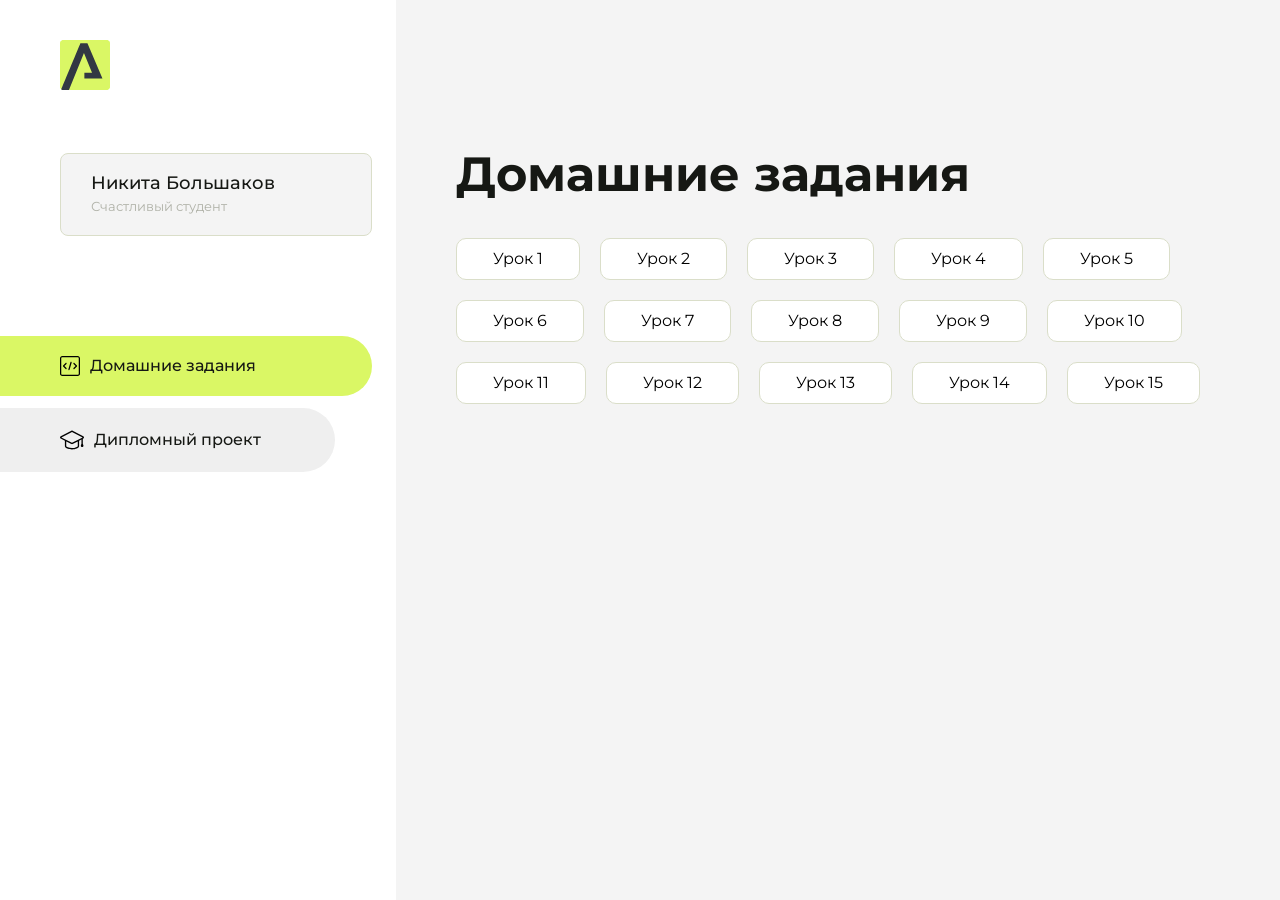
<file: index.html>
<!doctype html>
<html lang="en">
  <head>
    <meta charset="UTF-8" />
    <meta name="viewport" content="width=device-width, initial-scale=1.0" />
    <title>Домашняя работа</title>
    <link rel="shortcut icon" href="src/logo.ico" type="image/x-icon" />
    <link rel="preconnect" href="https://fonts.googleapis.com" />
    <link rel="preconnect" href="https://fonts.gstatic.com" crossorigin />
    <link
      href="https://fonts.googleapis.com/css2?family=Montserrat:wght@400;500;700&family=Rubik:wght@500&display=swap"
      rel="stylesheet"
    />
    <link rel="stylesheet" href="src/style.css" />
  </head>
  <body id="body">
    <div class="overlay" id="overlay"></div>
    <div class="layout">
      <div class="burger" id="burger">
        <svg viewBox="0 0 24 24" fill="none" xmlns="http://www.w3.org/2000/svg">
          <g id="SVGRepo_bgCarrier" stroke-width="0"></g>
          <g
            id="SVGRepo_tracerCarrier"
            stroke-linecap="round"
            stroke-linejoin="round"
          ></g>
          <g id="SVGRepo_iconCarrier">
            <path
              d="M4 18L20 18"
              stroke="#DAF765"
              stroke-width="2"
              stroke-linecap="round"
            ></path>
            <path
              d="M4 12L20 12"
              stroke="#DAF765"
              stroke-width="2"
              stroke-linecap="round"
            ></path>
            <path
              d="M4 6L20 6"
              stroke="#DAF765"
              stroke-width="2"
              stroke-linecap="round"
            ></path>
          </g>
        </svg>
      </div>
      <aside class="sidebar" id="sidebar">
        <div class="sidebar__inner">
          <div class="logo">
            <svg
              width="50"
              height="50"
              viewBox="0 0 50 50"
              fill="none"
              xmlns="http://www.w3.org/2000/svg"
            >
              <g clip-path="url(#clip0_513_74730)">
                <path
                  d="M46.17 -0.257004H3.83C1.57281 -0.257004 -0.257 1.57281 -0.257 3.83V46.17C-0.257 48.4272 1.57281 50.257 3.83 50.257H46.17C48.4272 50.257 50.257 48.4272 50.257 46.17V3.83C50.257 1.57281 48.4272 -0.257004 46.17 -0.257004Z"
                  fill="#DAF765"
                />
                <path
                  d="M24.375 38.4H42.461L27.441 3.1585H20.4355C20.4355 3.1585 6.7895 35.881 1.1945 49.294C2.015 50.0275 3.0945 50.257 3.6945 50.257H8.8445L23.954 13.07L32.0465 32.8285H24.375V38.4Z"
                  fill="#323843"
                />
              </g>
              <defs>
                <clipPath id="clip0_513_74730">
                  <rect width="50" height="50" fill="white" />
                </clipPath>
              </defs>
            </svg>
          </div>
          <div class="sidebar__user">
            <div class="sidebar__name">Никита Большаков</div>
            <div class="sidebar__text">Счастливый студент</div>
          </div>
          <div class="sidebar__tabs">
            <div class="sidebar__item">
              <button class="sidebar__button active" id="tasks">
                <svg
                  xmlns="http://www.w3.org/2000/svg"
                  width="20"
                  height="20"
                  viewBox="0 0 20 20"
                  fill="none"
                >
                  <g clip-path="url(#clip0_704_74543)">
                    <path
                      d="M17.7083 20H2.29167C1.0275 20 0 18.9725 0 17.7083V2.29167C0 1.0275 1.0275 0 2.29167 0H17.7083C18.9725 0 20 1.0275 20 2.29167V17.7083C20 18.9725 18.9725 20 17.7083 20ZM2.29167 1.25C1.7175 1.25 1.25 1.7175 1.25 2.29167V17.7083C1.25 18.2825 1.7175 18.75 2.29167 18.75H17.7083C18.2825 18.75 18.75 18.2825 18.75 17.7083V2.29167C18.75 1.7175 18.2825 1.25 17.7083 1.25H2.29167Z"
                      fill="black"
                    />
                    <path
                      d="M6.04167 13.125C5.88167 13.125 5.72167 13.0642 5.6 12.9417L3.1 10.4417C2.85583 10.1975 2.85583 9.80167 3.1 9.5575L5.6 7.0575C5.84417 6.81333 6.24 6.81333 6.48417 7.0575C6.72833 7.30167 6.72833 7.6975 6.48417 7.94167L4.42583 10L6.48417 12.0583C6.72833 12.3025 6.72833 12.6983 6.48417 12.9425C6.36167 13.0642 6.20167 13.125 6.04167 13.125Z"
                      fill="black"
                    />
                    <path
                      d="M8.95833 14.1667C8.9 14.1667 8.84 14.1583 8.78167 14.1417C8.45083 14.0442 8.26083 13.6967 8.35833 13.3658L10.4417 6.28251C10.5392 5.95084 10.8892 5.76417 11.2175 5.85917C11.5483 5.95667 11.7383 6.30417 11.6408 6.63501L9.5575 13.7183C9.47833 13.9908 9.22833 14.1667 8.95833 14.1667Z"
                      fill="black"
                    />
                    <path
                      d="M13.9583 13.125C13.7983 13.125 13.6383 13.0642 13.5167 12.9417C13.2725 12.6975 13.2725 12.3017 13.5167 12.0575L15.575 9.99916L13.5167 7.94083C13.2725 7.69666 13.2725 7.30083 13.5167 7.05666C13.7608 6.81249 14.1567 6.81249 14.4008 7.05666L16.9008 9.55666C17.145 9.80083 17.145 10.1967 16.9008 10.4408L14.4008 12.9408C14.2783 13.0642 14.1183 13.125 13.9583 13.125Z"
                      fill="black"
                    />
                  </g>
                  <defs>
                    <clipPath id="clip0_704_74543">
                      <rect width="20" height="20" fill="white" />
                    </clipPath>
                  </defs>
                </svg>
                <span>Домашние задания</span>
              </button>
            </div>
            <div class="sidebar__item">
              <button class="sidebar__button" id="diplom">
                <svg
                  xmlns="http://www.w3.org/2000/svg"
                  width="24"
                  height="24"
                  viewBox="0 0 24 24"
                  fill="none"
                >
                  <g clip-path="url(#clip0_704_74553)">
                    <path
                      d="M23.2628 10.5971C23.7176 10.365 24 9.90375 24 9.39337C24 8.883 23.7176 8.42175 23.2628 8.18962L12.6135 2.75362C12.2291 2.55824 11.7705 2.55787 11.3854 2.75399L0.736875 8.19C0.282375 8.42175 0 8.883 0 9.39337C0 9.90375 0.282375 10.365 0.736875 10.5971L4.89038 12.7177V18.2074C4.89038 19.8154 8.412 21.393 12 21.393C15.5884 21.393 19.1096 19.815 19.1096 18.2074V12.7174L21.4609 11.517V15.8017L20.901 17.2305C20.7409 17.6389 20.7934 18.0994 21.0405 18.4616C21.2876 18.8246 21.6979 19.041 22.1366 19.041C22.5754 19.041 22.9852 18.8246 23.2324 18.462C23.4795 18.099 23.532 17.6385 23.3719 17.2301L22.8124 15.8021V10.827L23.2628 10.5971ZM17.7623 18.1721C17.6198 18.6375 15.3491 20.0419 12 20.0419C8.65088 20.0419 6.38025 18.6375 6.2415 18.2074V12.3037L6.23887 12.3019C6.23812 12.057 6.1065 11.8207 5.87325 11.7019L1.3515 9.39337L12 3.95737L22.6489 9.39337L12 14.8294L5.87325 11.7019C5.54063 11.5331 4.6695 11.6674 4.5 12C4.33012 12.3322 4.55813 12.5479 4.89038 12.7177L11.3857 16.0331C11.5781 16.1314 11.7889 16.1805 12 16.1805C12.2107 16.1805 12.4222 16.1314 12.6146 16.0331L17.7593 13.407L17.7623 18.1721Z"
                      fill="black"
                    />
                  </g>
                  <defs>
                    <clipPath id="clip0_704_74553">
                      <rect width="24" height="24" fill="white" />
                    </clipPath>
                  </defs>
                </svg>
                <span>Дипломный проект</span>
              </button>
            </div>
          </div>
        </div>
      </aside>
      <div class="content">
        <div class="container">
          <div class="content__block" id="tasksBlock">
            <div class="content__title">Домашние задания</div>
            <ul class="content__list">
              <li class="content__list-item">
                <a href="lesson1/index.html">Урок 1</a>
              </li>
              <li class="content__list-item">
                <a href="lesson2/index.html">Урок 2</a>
              </li>
              <li class="content__list-item">
                <a href="lesson3/index.html">Урок 3</a>
              </li>
              <li class="content__list-item">
                <a href="lesson4/index.html">Урок 4</a>
              </li>
              <li class="content__list-item">
                <a href="lesson5-article/article.html">Урок 5</a>
              </li>
              <li class="content__list-item">
                <a href="lesson6/index.html">Урок 6</a>
              </li>
              <li class="content__list-item">
                <a href="lesson5-article/article.html">Урок 7</a>
              </li>
              <li class="content__list-item">
                <a href="lesson4/index.html">Урок 8</a>
              </li>
              <li class="content__list-item">
                <a href="fix-studio/index.html">Урок 9</a>
              </li>
              <li class="content__list-item">
                <a href="fix-studio/index.html">Урок 10</a>
              </li>
              <li class="content__list-item">
                <a href="fix-studio/index.html">Урок 11</a>
              </li>
              <li class="content__list-item">
                <a href="fix-studio/index.html">Урок 12</a>
              </li>
              <li class="content__list-item">
                <a href="lesson-grid/grid/index.html">Урок 13</a>
              </li>
              <li class="content__list-item">
                <a href="fix-studio/index.html">Урок 14</a>
              </li>
              <li class="content__list-item">
                <a href="nike/index.html">Урок 15</a>
              </li>
            </ul>
          </div>
          <div class="content__block hidden" id="diplomBlock">
            <div class="content__title">Дипломный проект</div>
            <div class="content__list-diplom">
              <a href="./pulse/index.html">Ссылка на ДЗ</a>
            </div>
            <div class="content__decor">
              <div class="content__decor-text">
                Давай проверим, чему ты научился!
              </div>
              <div class="content__decor-img">
                <img src="src/decor.png" alt="decor" />
              </div>
            </div>
          </div>
        </div>
      </div>
    </div>
    <script src="src/index.js"></script>
  </body>
</html>
</file>
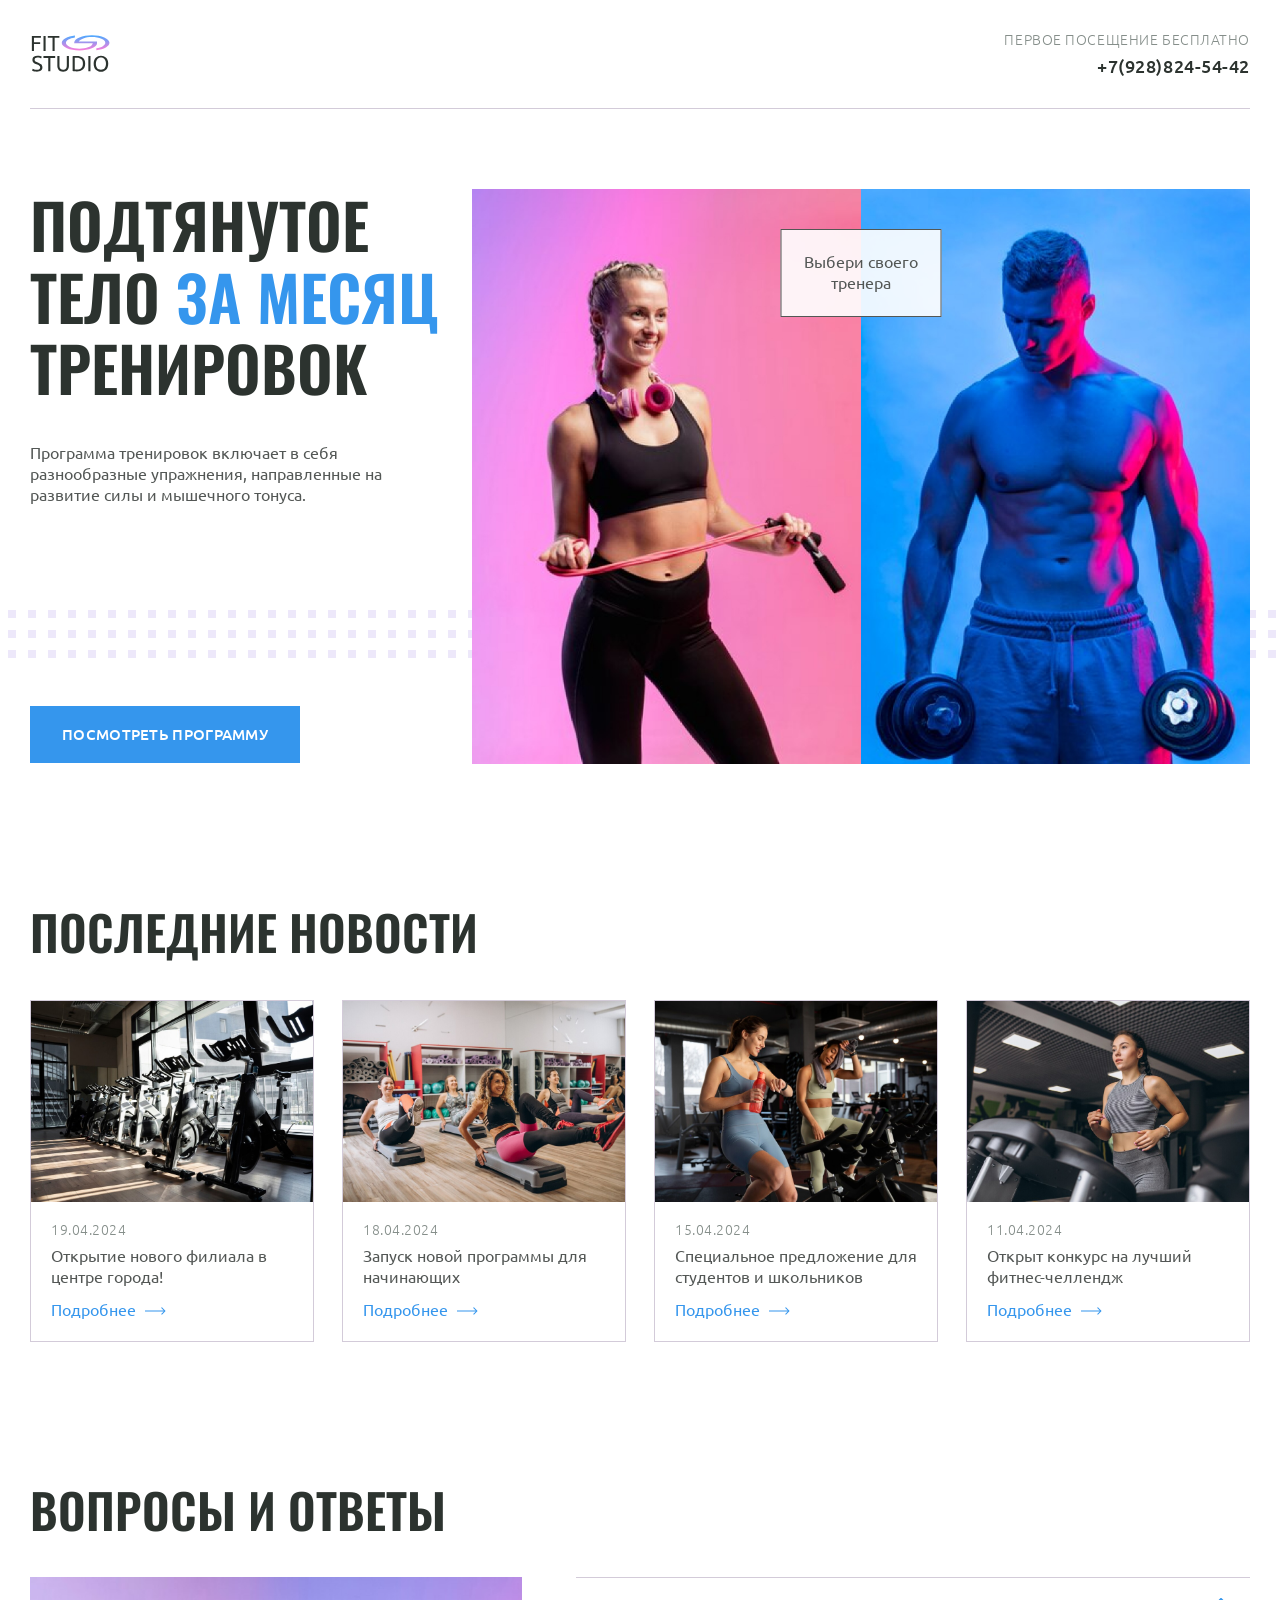
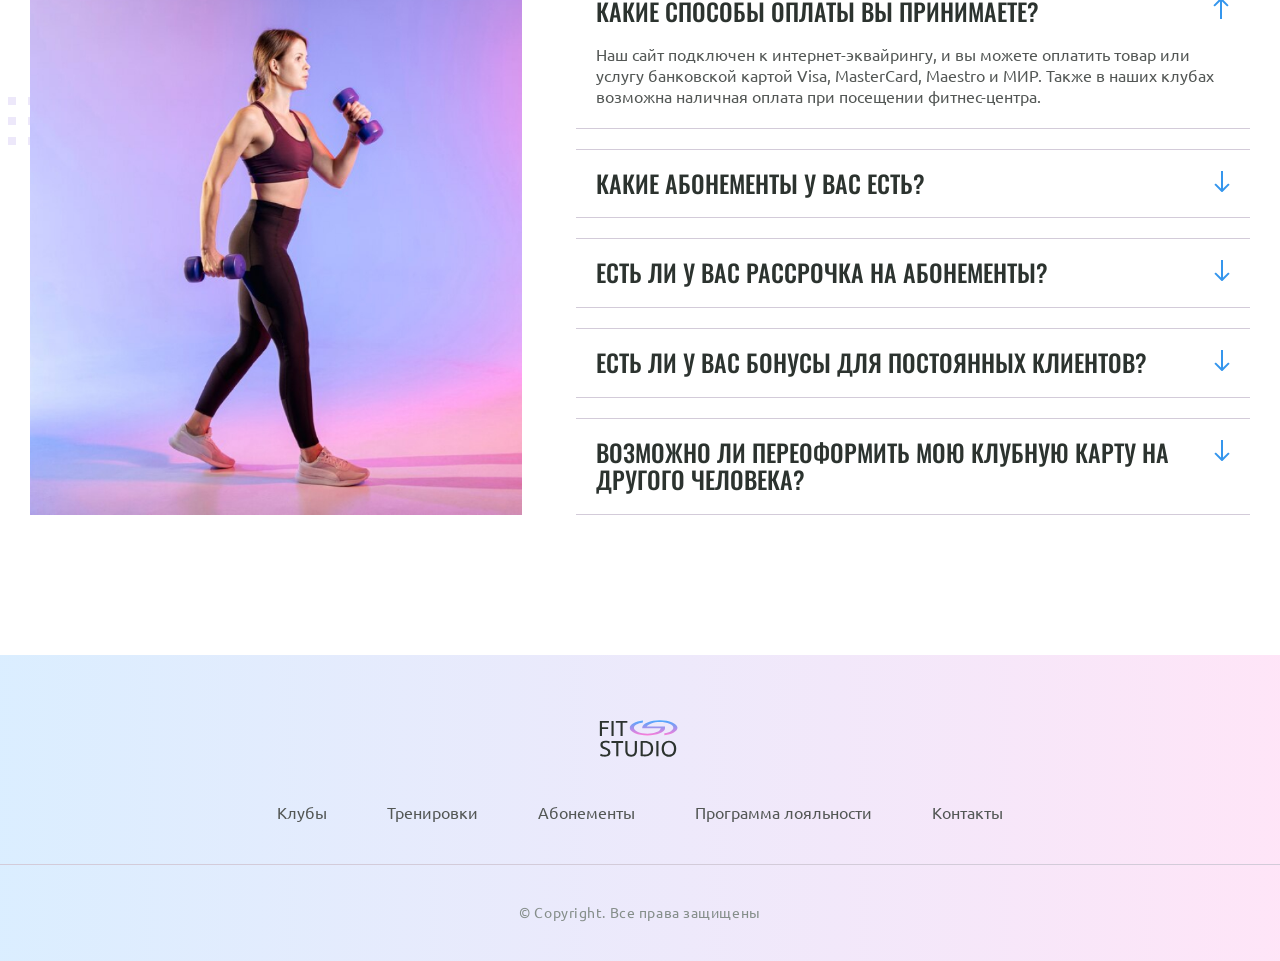
<file: fix-studio/index.html>
<!doctype html>
<html lang="ru" class="home-page">
  <head>
    <meta charset="UTF-8" />
    <meta name="viewport" content="width=device-width, initial-scale=1.0" />
    <title>Fit-studio - Главная</title>
    <link rel="stylesheet" href="./css/normalize.css" />
    <link rel="stylesheet" href="./css/fonts.css" />
    <link rel="stylesheet" href="./css/globals.css" />
    <link rel="stylesheet" href="./css/header.css" />
    <link rel="stylesheet" href="./css/style.css" />
    <link rel="stylesheet" href="./css/footer.css" />
    <link
      rel="icon"
      type="image/svg+xml"
      sizes="128x128"
      href="images/favicon-icon.svg"
    />
  </head>
  <body>
    <header class="header">
      <div class="container">
        <div class="header__container">
          <a href="/fix-studio/index.html">
            <img
              class="logo"
              src="./images/logo-icon.svg"
              width="84"
              height="45"
              alt="Логотип"
            />
          </a>
          <div class="phone text-sub">
            <p class="phone__text">Первое посещение бесплатно</p>
            <a href="tel:+79288245442" class="phone__link">+7(928)824-54-42</a>
          </div>
        </div>
      </div>
    </header>
    <section class="hero section decor">
      <div class="container hero__container">
        <div class="hero__info">
          <h1 class="hero__title">
            Подтянутое тело
            <strong class="hero__title-accent">за&nbsp;месяц</strong> тренировок
          </h1>
          <p class="hero__info-text text">
            Программа тренировок включает в себя разнообразные упражнения,
            направленные на развитие силы и мышечного тонуса.
          </p>
          <a href="#" class="button" tabindex="1">Посмотреть программу</a>
        </div>
        <div class="hero__images">
          <p class="hero__choose text">Выбери своего тренера</p>
          <img
            class="hero__img"
            src="./images/sporty-woman-img.jpg"
            width="347"
            height="513"
            alt="спортивная девушка"
          />
          <img
            class="hero__img"
            src="./images/sporty-man-img.jpg"
            width="353"
            height="513"
            alt="спортивный мужчина"
          />
        </div>
      </div>
    </section>
    <section class="news section">
      <div class="container">
        <h2 class="title-large">Последние новости</h2>
        <div class="news__container">
          <article class="news__article">
            <header class="news__article-header">
              <img
                class="news__article-img"
                src="./images/news/news-1-img.jpg"
                width="284"
                height="203"
                alt="Велотренажеры в зале"
              />
              <div class="news__info">
                <time class="news__date text-sub" datetime="2024-04-19"
                  >19.04.2024</time
                >
                <h3 class="text">Открытие нового филиала в центре города!</h3>
              </div>
            </header>
            <footer class="news__article-footer">
              <a class="news__link" href="article.html">Подробнее</a>
            </footer>
          </article>
          <article class="news__article">
            <header class="news__article-header">
              <img
                class="news__article-img"
                src="./images/news/news-2-img.jpg"
                width="284"
                height="203"
                alt="Групповая тренировка"
              />
              <div class="news__info">
                <time class="news__date text-sub" datetime="2024-04-18"
                  >18.04.2024</time
                >
                <h3 class="text">Запуск новой программы для начинающих</h3>
              </div>
            </header>
            <footer class="news__article-footer">
              <a class="news__link" href="article.html">Подробнее</a>
            </footer>
          </article>
          <article class="news__article">
            <header class="news__article-header">
              <img
                class="news__article-img"
                src="./images/news/news-3-img.jpg"
                width="284"
                height="203"
                alt="Девушка на велотренажере"
              />
              <div class="news__info">
                <time class="news__date text-sub" datetime="2024-04-15"
                  >15.04.2024</time
                >
                <h3 class="text">
                  Специальное предложение для студентов и школьников
                </h3>
              </div>
            </header>
            <footer class="news__article-footer">
              <a class="news__link" href="article.html">Подробнее</a>
            </footer>
          </article>
          <article class="news__article">
            <header class="news__article-header">
              <img
                class="news__article-img"
                src="./images/news/news-4-img.jpg"
                width="284"
                height="203"
                alt="Девушка бежит в зале"
              />
              <div class="news__info">
                <time class="news__date text-sub" datetime="2024-04-11"
                  >11.04.2024</time
                >
                <h3 class="text">Открыт конкурс на лучший фитнес-челлендж</h3>
              </div>
            </header>
            <footer class="news__article-footer">
              <a class="news__link" href="article.html">Подробнее</a>
            </footer>
          </article>
        </div>
      </div>
    </section>
    <section class="faq section decor">
      <div class="container">
        <h2 class="title-large">Вопросы и ответы</h2>
        <div class="faq__container">
          <img
          class="faq__img"
            src="./images/sporty-woman-2-img.jpg"
            width="492"
            height="531"
            alt="Спортивная девушка с гантелями"
          />
          <div>
            <details class="faq__accordion-item" name="faq" open>
              <summary class="faq__accordion-title title-medium">
                Какие способы оплаты вы принимаете?
              </summary>
              <p class="faq__accordion-text text">
                Наш сайт подключен к интернет-эквайрингу, и вы можете оплатить
                товар или услугу банковской картой Visa, MasterCard, Maestro и
                МИР. Также в наших клубах возможна наличная оплата при посещении
                фитнес-центра.
              </p>
            </details>
            <details class="faq__accordion-item" name="faq">
              <summary class="faq__accordion-title title-medium">
                Какие абонементы у вас есть?
              </summary>
              <p class="faq__accordion-text text">
                Наш сайт подключен к интернет-эквайрингу, и вы можете оплатить
                товар или услугу банковской картой Visa, MasterCard, Maestro и
                МИР. Также в наших клубах возможна наличная оплата при посещении
                фитнес-центра.
              </p>
            </details>
            <details class="faq__accordion-item" name="faq">
              <summary class="faq__accordion-title title-medium">
                Есть ли у вас рассрочка на абонементы?
              </summary>
              <p class="faq__accordion-text text">
                Наш сайт подключен к интернет-эквайрингу, и вы можете оплатить
                товар или услугу банковской картой Visa, MasterCard, Maestro и
                МИР. Также в наших клубах возможна наличная оплата при посещении
                фитнес-центра.
              </p>
            </details>
            <details class="faq__accordion-item" name="faq">
              <summary class="faq__accordion-title title-medium">
                Есть ли у вас бонусы для постоянных клиентов?
              </summary>
              <p class="faq__accordion-text text">
                Наш сайт подключен к интернет-эквайрингу, и вы можете оплатить
                товар или услугу банковской картой Visa, MasterCard, Maestro и
                МИР. Также в наших клубах возможна наличная оплата при посещении
                фитнес-центра.
              </p>
            </details>
            <details class="faq__accordion-item" name="faq">
              <summary class="faq__accordion-title title-medium">
                Возможно ли переоформить мою клубную карту на другого человека?
              </summary>
              <p class="faq__accordion-text text">
                Наш сайт подключен к интернет-эквайрингу, и вы можете оплатить
                товар или услугу банковской картой Visa, MasterCard, Maestro и
                МИР. Также в наших клубах возможна наличная оплата при посещении
                фитнес-центра.
              </p>
            </details>
          </div>
        </div>
      </div>
    </section>
    <footer class="footer">
      <div class="footer__top">
        <div class="container">
          <a class="footer__logo" href="#">
            <img
              class="logo"
              src="./images/logo-icon.svg"
              width="84"
              height="45"
              alt="Логотип"
            />
          </a>
          <nav class="footer__menu">
            <ul class="footer__list">
              <li class="footer__item">
                <a href="#" class="footer__link">Клубы</a>
              </li>
              <li class="footer__item">
                <a href="#" class="footer__link">Тренировки</a>
              </li>
              <li class="footer__item">
                <a href="#" class="footer__link">Абонементы</a>
              </li>
              <li class="footer__item">
                <a href="#" class="footer__link">Программа лояльности</a>
              </li>
              <li class="footer__item">
                <a href="#" class="footer__link">Контакты</a>
              </li>
            </ul>
          </nav>
        </div>
      </div>
      <div class="container">
        <p class="copyright">&copy Copyright. Все права защищены</p>
      </div>
    </footer>
  </body>
</html>
</file>
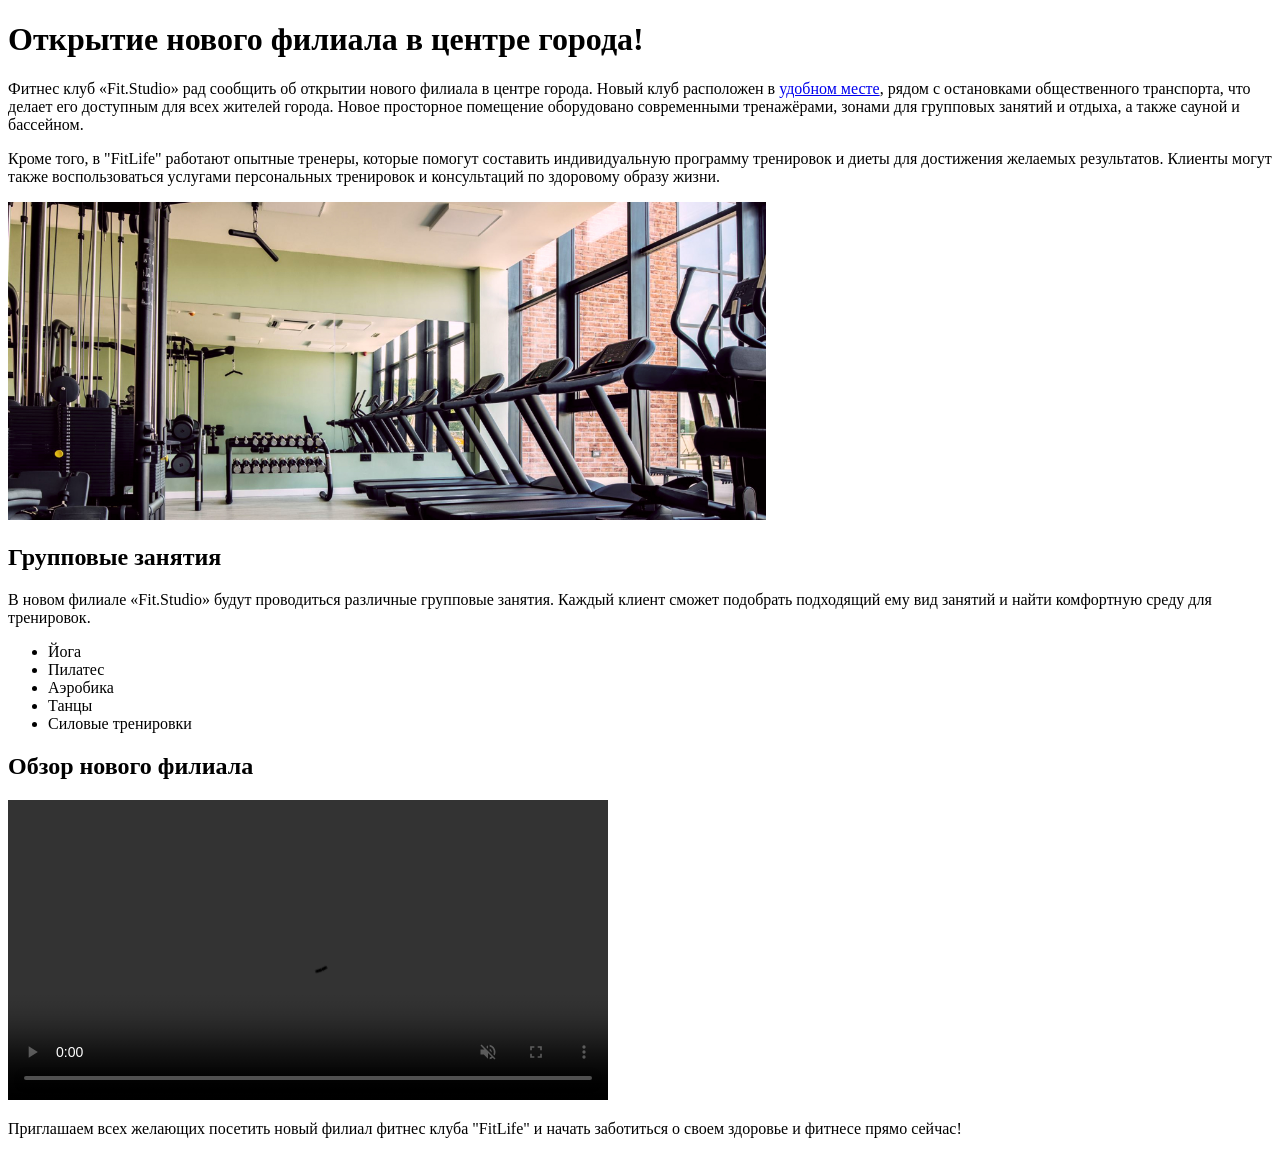
<file: lesson2/index.html>
<!doctype html>
<html lang="ru">
  <head>
    <meta charset="UTF-8" />
    <meta name="viewport" content="width=device-width, initial-scale=1.0" />
    <title>Статья</title>
  </head>
  <body>
    <h1 class="title">Открытие нового филиала в центре города!</h1>
    <p class="text">
      Фитнес клуб «Fit.Studio» рад сообщить об открытии нового филиала в центре
      города. Новый клуб расположен в <a href="#">удобном месте</a>, рядом с
      остановками общественного транспорта, что делает его доступным для всех
      жителей города. Новое просторное помещение оборудовано современными
      тренажёрами, зонами для групповых занятий и отдыха, а также сауной и
      бассейном.
    </p>
    <p class="text">
      Кроме того, в "FitLife" работают опытные тренеры, которые помогут
      составить индивидуальную программу тренировок и диеты для достижения
      желаемых результатов. Клиенты могут также воспользоваться услугами
      персональных тренировок и консультаций по здоровому образу жизни.
    </p>
    <img class="image" width="60%" src="./images/gym-image.jpg" alt="спортивный зал" />
    <h2 class="subtitle">Групповые занятия</h2>
    <p class="text">
      В новом филиале «Fit.Studio» будут проводиться различные групповые
      занятия. Каждый клиент сможет подобрать подходящий ему вид занятий и найти
      комфортную среду для тренировок.
    </p>
    <ul class="list">
      <li class="list__item">Йога</li>
      <li class="list__item">Пилатес</li>
      <li class="list__item">Аэробика</li>
      <li class="list__item">Танцы</li>
      <li class="list__item">Силовые тренировки</li>
    </ul>
    <h2 class="subtitle">Обзор нового филиала</h2>
    <video
      src="./video/gym-video.mp4"
      class="video"
      controls
      width="600"
      autoplay
      muted
    ></video>
    <p class="text">Приглашаем всех желающих посетить новый филиал фитнес клуба "FitLife" и начать заботиться о своем здоровье и фитнесе прямо сейчас!</p>
  </body>
</html>
</file>
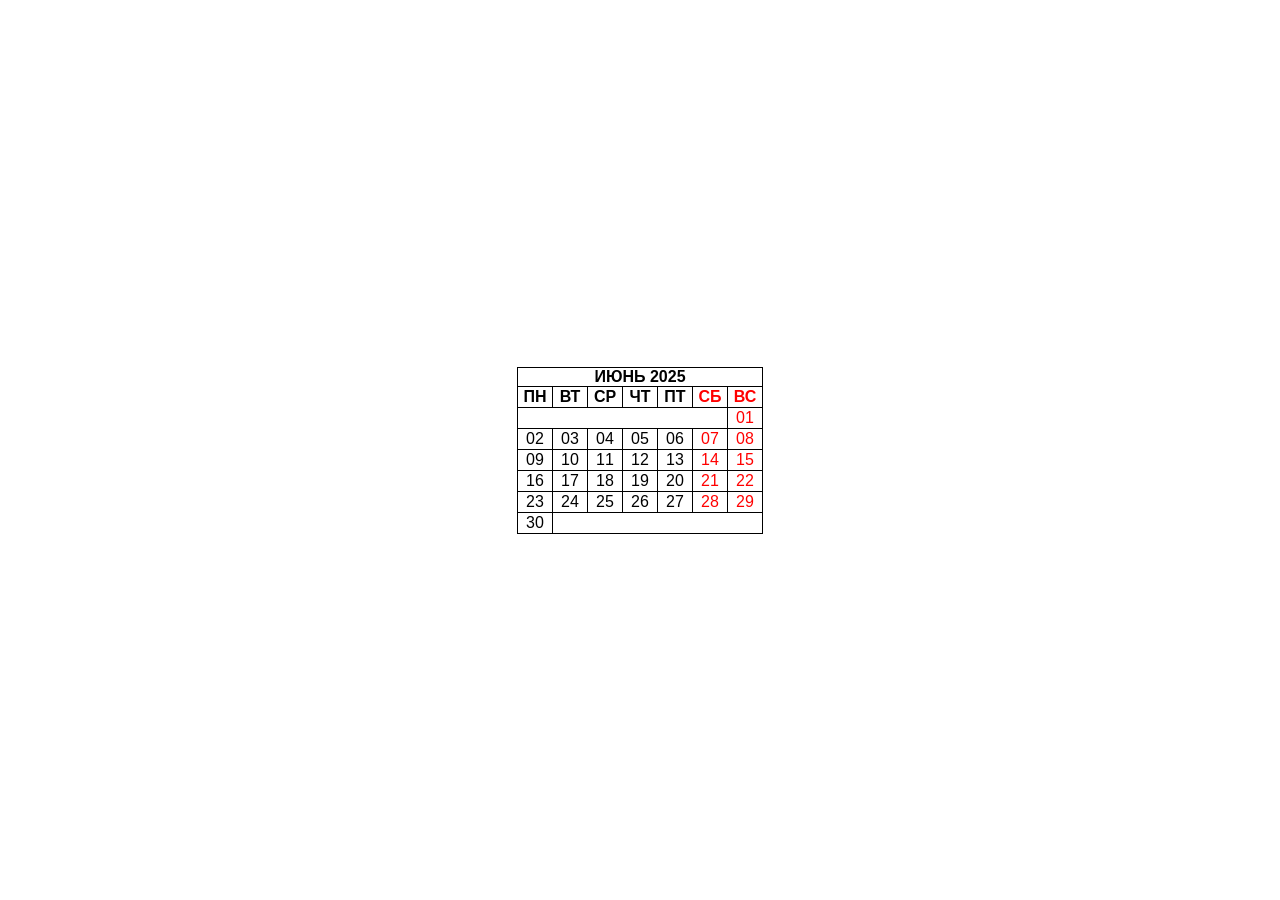
<file: lesson3/index.html>
<!doctype html>
<html lang="en">
  <head>
    <meta charset="UTF-8" />
    <meta name="viewport" content="width=device-width, initial-scale=1.0" />
    <link rel="stylesheet" href="style.css" />
    <title>Практика по таблицам</title>
  </head>
  <body>
    <table class="table">
      <caption class="title">
        Июнь 2025
      </caption>
      <thead>
        <tr>
          <th>ПН</th>
          <th>ВТ</th>
          <th>СР</th>
          <th>ЧТ</th>
          <th>ПТ</th>
          <th class="weekend">СБ</th>
          <th class="weekend">ВС</th>
        </tr>
      </thead>

      <tbody class="body">
        <tr class="row">
          <td class="item" colspan="6"></td>
          <td class="item weekend">01</td>
        </tr>
        <tr class="row">
          <td class="item">02</td>
          <td class="item">03</td>
          <td class="item">04</td>
          <td class="item">05</td>
          <td class="item">06</td>
          <td class="item weekend">07</td>
          <td class="item weekend">08</td>
        </tr>
        <tr class="row">
          <td class="item">09</td>
          <td class="item">10</td>
          <td class="item">11</td>
          <td class="item">12</td>
          <td class="item">13</td>
          <td class="item weekend">14</td>
          <td class="item weekend">15</td>
        </tr>
        <tr class="row">
          <td class="item">16</td>
          <td class="item">17</td>
          <td class="item">18</td>
          <td class="item">19</td>
          <td class="item">20</td>
          <td class="item weekend">21</td>
          <td class="item weekend">22</td>
        </tr>
        <tr class="row">
          <td class="item">23</td>
          <td class="item">24</td>
          <td class="item">25</td>
          <td class="item">26</td>
          <td class="item">27</td>
          <td class="item weekend">28</td>
          <td class="item weekend">29</td>
        </tr>
        <tr class="row">
          <td class="item">30</td>
          <td class="item" colspan="6"></td>
        </tr>
      </tbody>
    </table>
  </body>
</html>
</file>
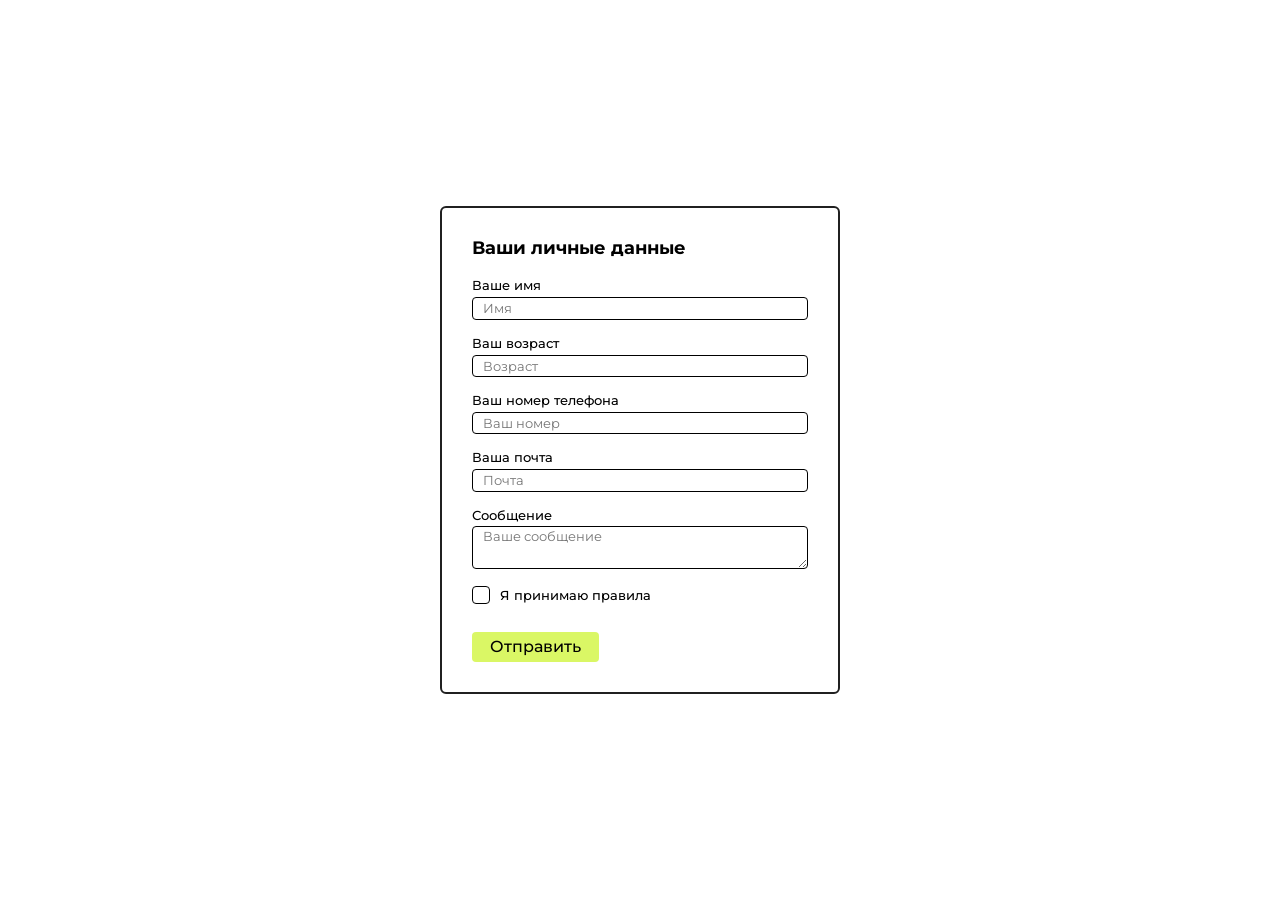
<file: lesson4/index.html>
<!doctype html>
<html lang="en">
  <head>
    <meta charset="UTF-8" />
    <meta name="viewport" content="width=device-width, initial-scale=1.0" />
    <link rel="stylesheet" href="style.css" />
    <link rel="stylesheet" href="normalize.css" />
    <link rel="preconnect" href="https://fonts.googleapis.com" />
    <link rel="preconnect" href="https://fonts.gstatic.com" crossorigin />
    <link
      href="https://fonts.googleapis.com/css2?family=Montserrat:ital,wght@0,100..900;1,100..900&display=swap"
      rel="stylesheet"
    />
    <title>Форма</title>
  </head>
  <body>
    <form class="form">
      
      <fieldset class="fieldset">
        <legend class="title">Ваши личные данные</legend>
        <label class="label"
          ><span class="text">Ваше имя</span>
          <input
            class="input"
            type="text"
            name="name"
            placeholder="Имя"
            required
          />
        </label>
        <label class="label"
          ><span class="text">Ваш возраст</span>
          <input
            class="input"
            type="number"
            name="age"
            placeholder="Возраст"
            inputmode="numeric"
            required
          />
        </label>
        <label class="label"
          ><span class="text">Ваш номер телефона</span>
          <input
            class="input"
            type="tel"
            name="tel"
            placeholder="Ваш номер"
            inputmode="tel"
            required
          />
        </label>
        <label class="label"
          ><span class="text">Ваша почта</span>
          <input
            class="input"
            type="email"
            name="email"
            placeholder="Почта"
            inputmode="email"
            required
          />
        </label>
      </fieldset>
      <fieldset class="fieldset">
        <label class="label"
          ><span class="text">Сообщение</span>
          <textarea
            class="textarea"
            name="message"
            id=""
            placeholder="Ваше сообщение"
          ></textarea>
        </label>
        <label class="label checkbox-label"
          ><input
            class="checkbox"
            type="checkbox"
            name="checkbox"
            required
          /><span class="text checkbox-text">Я принимаю правила</span></label
        >
      </fieldset>
      <button class="button" type="submit">Отправить</button>
    </form>
  </body>
</html>
</file>
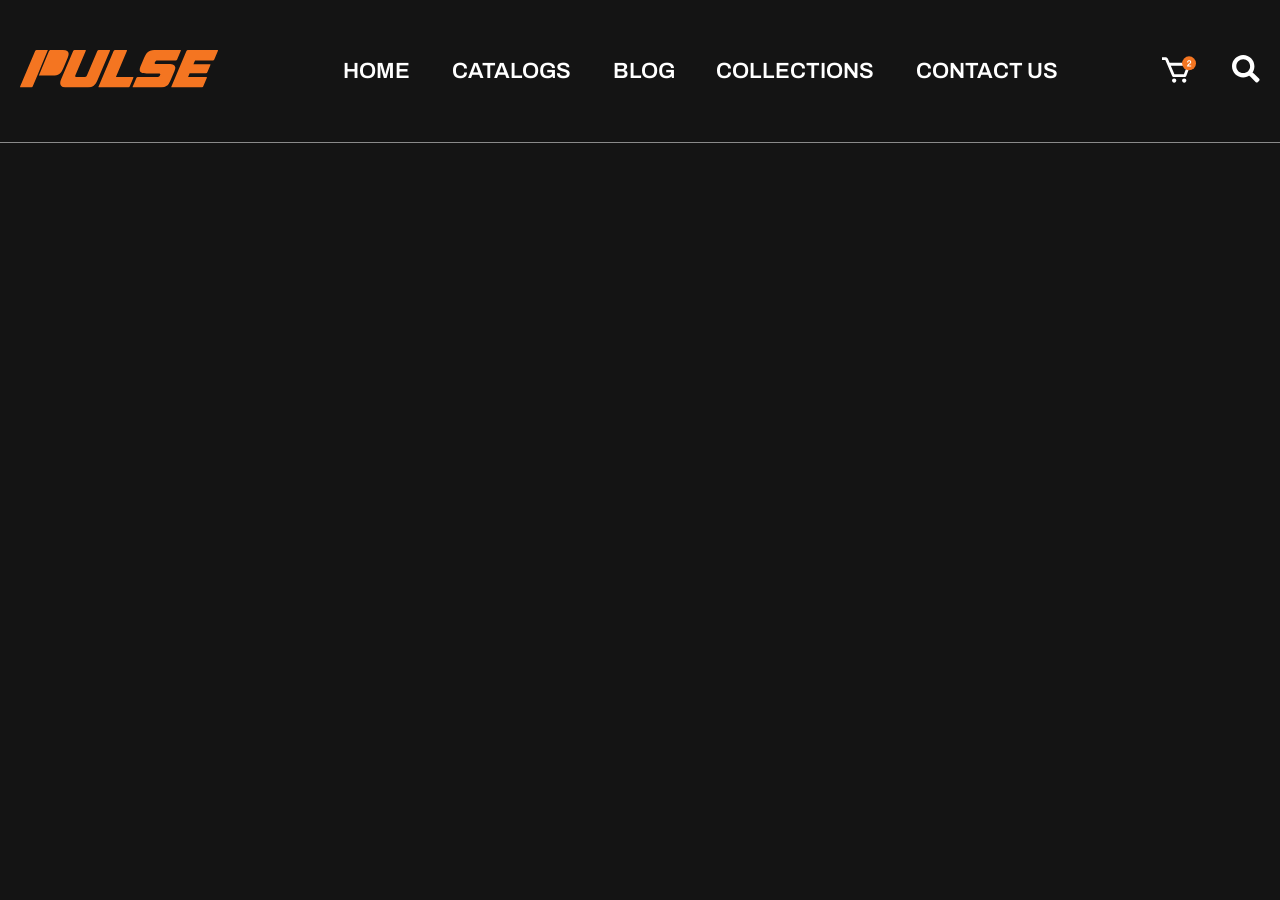
<file: pulse/index.html>
<!doctype html>
<html lang="en">
  <head class="page">
    <meta charset="UTF-8" />
    <meta name="viewport" content="width=device-width, initial-scale=1.0" />
    <link rel="stylesheet" href="./css/index.css" />
    <title>Pulse Fitness Center</title>
  </head>
  <body class="page__body">
    <header class="header header--fixed">
      <div class="container header__container">
        <a href="#" class="logo header__logo">
          <img
            class="logo__img"
            src="./icons/logo-header.svg"
            width="198"
            height="38"
            alt="Логотип Pulse Fitness Center"
          />
        </a>
        <nav
          class="menu header__menu"
          id="header__menu"
          aria-label="Главное меню"
        >
          <ul class="menu__list">
            <li class="menu__item">
              <a href="#home" class="menu__link">Home</a>
            </li>
            <li class="menu__item">
              <a href="#catalogs" class="menu__link">Catalogs</a>
            </li>
            <li class="menu__item">
              <a href="#blog" class="menu__link">Blog</a>
            </li>
            <li class="menu__item">
              <a href="#collections" class="menu__link">Collections</a>
            </li>
            <li class="menu__item">
              <a href="#contact" class="menu__link">Contact&nbsp;us</a>
            </li>
          </ul>
        </nav>
        <div class="header__actions">
          <button
            class="header__actions-button"
            title="Корзина"
            aria-label="Корзина"
          >
            <img
              src="./icons/basket-icon.svg"
              width="34"
              height="33"
              alt="Иконка корзины"
            />
          </button>
          <button
            class="header__actions-button"
            title="Поиск"
            aria-label="Поиск"
          >
            <img
              src="./icons/search-icon.svg"
              width="28"
              height="28"
              alt="Иконка поиска"
            />
          </button>
          <button class="header__burger burger">
            <svg width="25" height="22">
              <use
                class="burger__icon-menu"
                href="./icons/sprite.svg#burger-menu"
                title="Открыть меню"
                aria-label="Открыть меню"
                aria-expanded="false"
                aria-controls="header__menu"
              ></use>
              <!-- <use
                class="burger__icon-cross"
                href="./icons/sprite.svg#menu-cross"
                title="Закрыть меню"
                aria-label="Закрыть меню"
              ></use> -->
            </svg>
          </button>
        </div>
      </div>
    </header>
  </body>
</html>
</file>
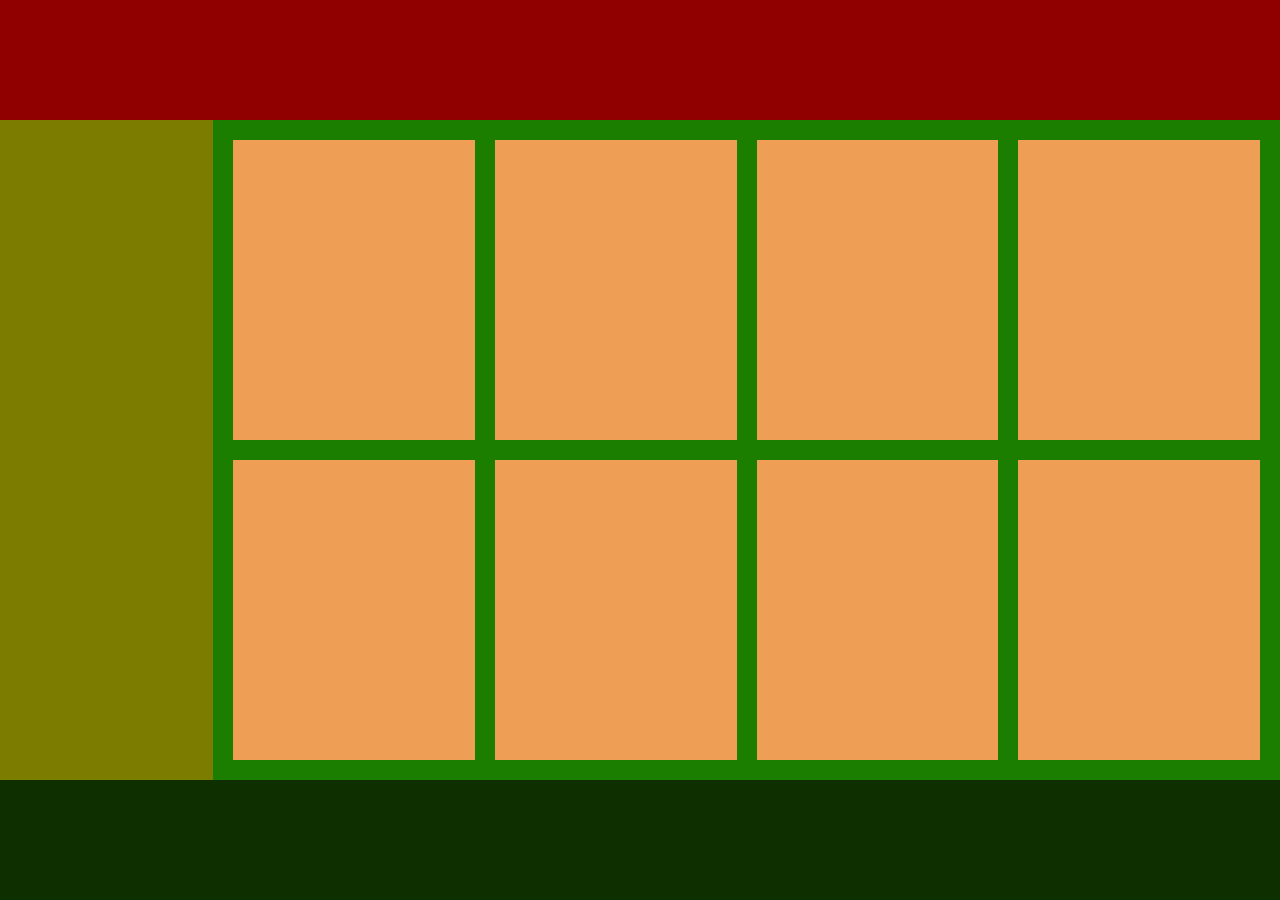
<file: lesson-grid/grid/index.html>
<!DOCTYPE html>
<html lang="ru">
  <head>
    <meta charset="UTF-8" />
    <meta name="viewport" content="width=device-width, initial-scale=1.0" />
    <title>Grid</title>
    <link rel="stylesheet" href="./css/style.css" />
  </head>
  <body>
    <div class="wrapper">
      <header class="header"></header>
      <aside class="aside"></aside>
      <main class="main">
        <div class="container">
          <article class="article"></article>
          <article class="article"></article>
          <article class="article"></article>
          <article class="article"></article>
          <article class="article"></article>
          <article class="article"></article>
          <article class="article"></article>
          <article class="article"></article>
        </div>
      </main>
      <footer class="footer"></footer>
    </div>
  </body>
</html>
</file>
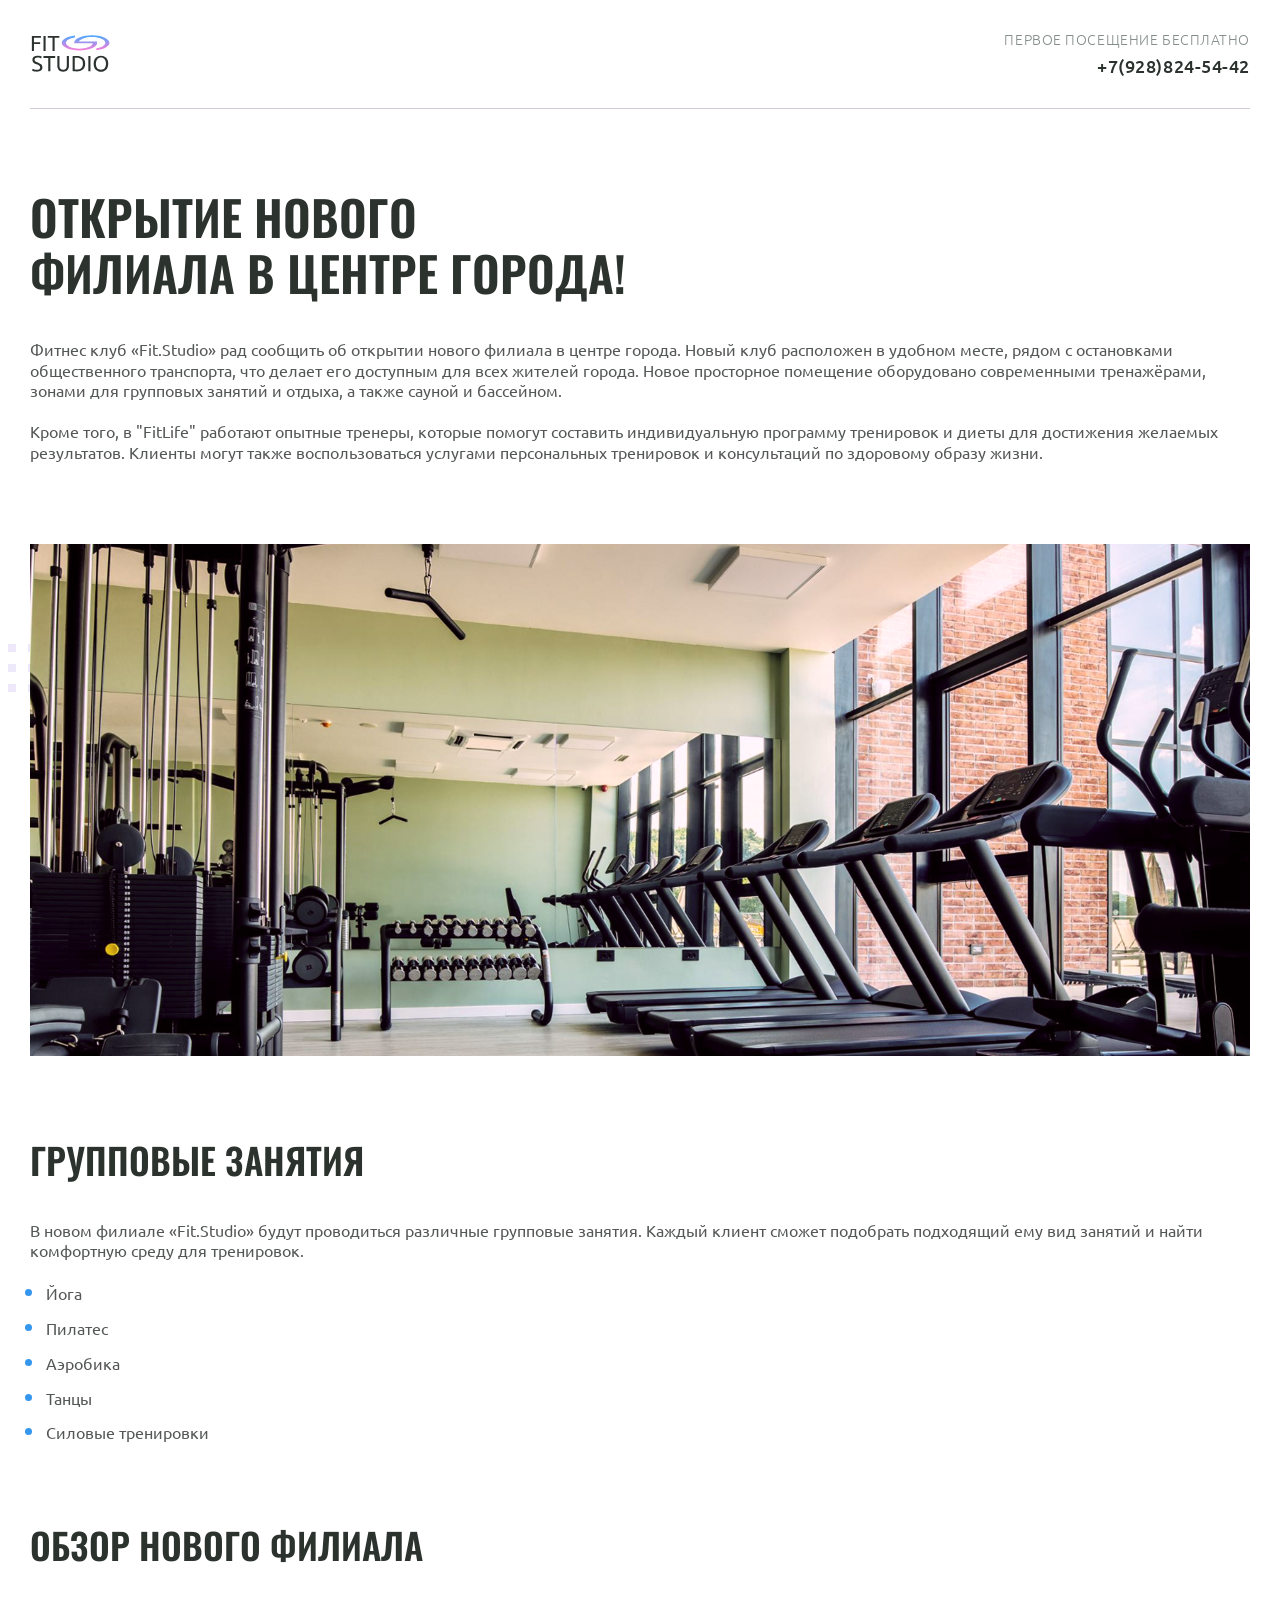
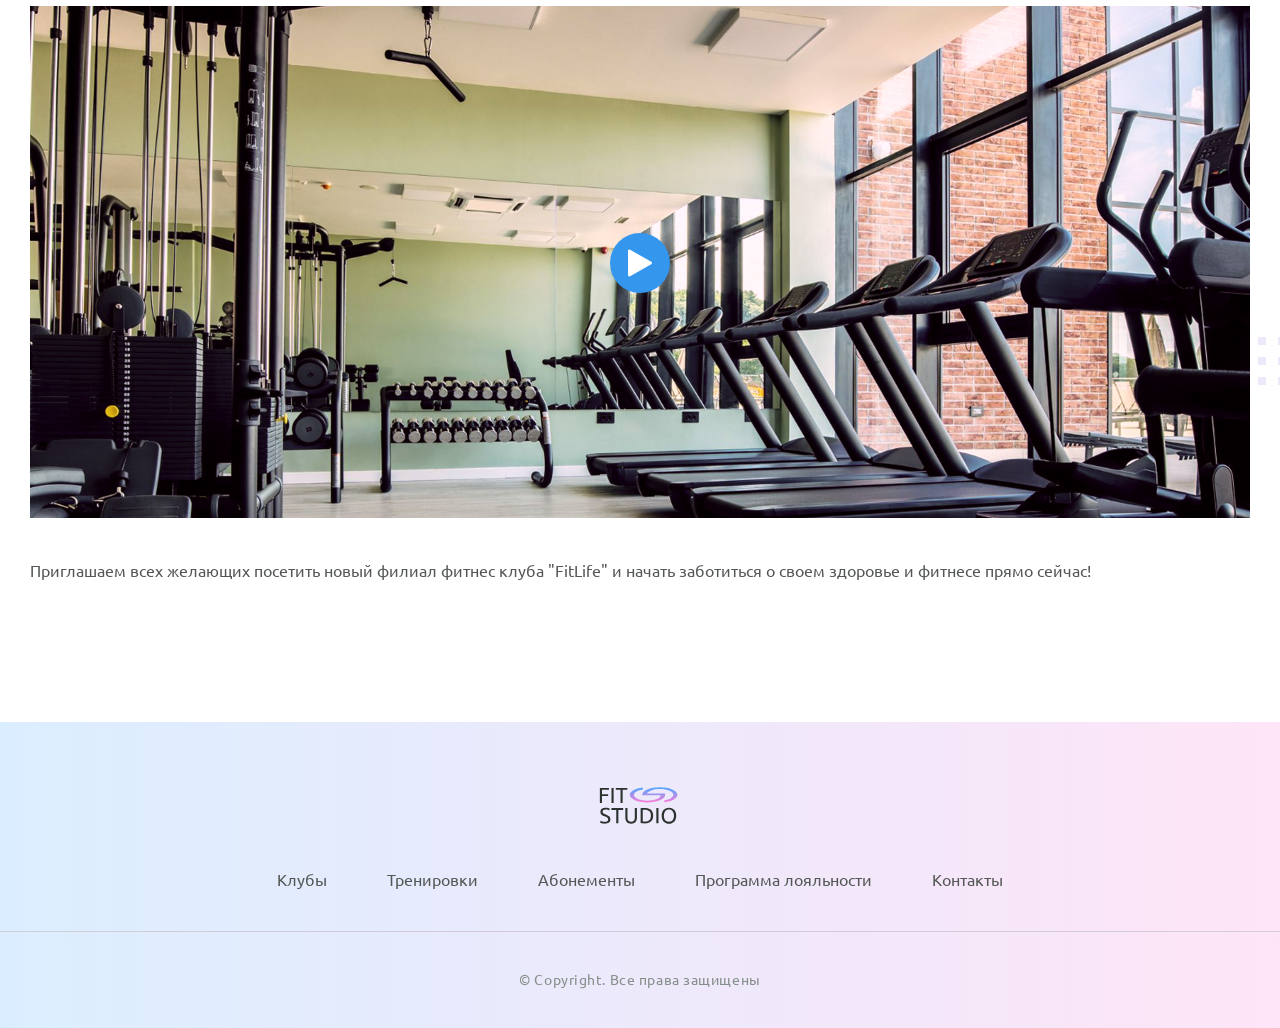
<file: fix-studio/article.html>
<!doctype html>
<html lang="ru">
  <head>
    <meta charset="UTF-8" />
    <meta name="viewport" content="width=device-width, initial-scale=1.0" />
    <title>Fit Studio - Открытие нового филиала!</title>
    <link rel="stylesheet" href="./css/normalize.css" />
    <link rel="stylesheet" href="./css/fonts.css" />
    <link rel="stylesheet" href="./css/globals.css" />
    <link rel="stylesheet" href="./css/article.css" />
    <link rel="stylesheet" href="./css/header.css" />
    <link rel="stylesheet" href="./css/footer.css" />
  </head>
  <body>
    <header class="header">
      <div class="container">
        <div class="header__container">
          <a href="/fix-studio/index.html">
            <img
              class="logo"
              src="./images/logo-icon.svg"
              width="84"
              height="45"
              alt="Логотип"
            />
          </a>
          <div class="phone text-sub">
            <p class="phone__text">Первое посещение бесплатно</p>
            <a href="tel:+79288245442" class="phone__link">+7(928)824-54-42</a>
          </div>
        </div>
      </div>
    </header>
    <article class="article">
      <section class="article-mb80">
        <div class="container section">
          <h1 class="title-large">Открытие нового филиала в центре города!</h1>
          <p class="article-text">
            Фитнес клуб «Fit.Studio» рад сообщить об открытии нового филиала в
            центре города. Новый клуб расположен в
            удобном месте, рядом с остановками общественного
            транспорта, что делает его доступным для всех жителей города. Новое
            просторное помещение оборудовано современными тренажёрами, зонами
            для групповых занятий и отдыха, а также сауной и бассейном.
          </p>
          <p class="article-text article-mb80">
            Кроме того, в "FitLife" работают опытные тренеры, которые помогут
            составить индивидуальную программу тренировок и диеты для достижения
            желаемых результатов. Клиенты могут также воспользоваться услугами
            персональных тренировок и консультаций по здоровому образу жизни.
          </p>
        </div>
        <div class="article-decor-wrapper article-decor-wrapper-1 decor">
          <div class="container">
            <img
              class="article-image"
              width="1220px"
              src="./images/gym-image.jpg"
              alt="Cпортивный зал"
            />
          </div>
        </div>
      </section>

      <section class="article-mb80">
        <div class="container">
          <h2 class="title-large article-title-medium">Групповые занятия</h2>
          <p class="article-text">
            В новом филиале «Fit.Studio» будут проводиться различные групповые
            занятия. Каждый клиент сможет подобрать подходящий ему вид занятий и
            найти комфортную среду для тренировок.
          </p>
          <ul class="article-list article-text article-mb80">
            <li class="article-item">Йога</li>
            <li class="article-item">Пилатес</li>
            <li class="article-item">Аэробика</li>
            <li class="article-item">Танцы</li>
            <li class="article-item">Силовые тренировки</li>
          </ul>
        </div>
      </section>

      <section>
        <div class="container">
          <h2 class="title-large article-title-medium">Обзор нового филиала</h2>
        </div>
        <div
          class="decor article-decor-wrapper article-decor-wrapper-2 article-mb40"
        >
          <div class="container">
            <button class="article-play-button">
              <img
                src="./images/play-icon.svg"
                width="24"
                height="24"
                alt="иконка play"
                class="button-icon"
              />
            </button>
            <img
              class="article-image"
              width="1220px"
              src="./images/gym-image.jpg"
              alt="Cпортивный зал"
            />
          </div>
        </div>
        <div class="container">
          <p class="article-text">
            Приглашаем всех желающих посетить новый филиал фитнес клуба
            "FitLife" и начать заботиться о своем здоровье и фитнесе прямо
            сейчас!
          </p>
        </div>
      </section>
    </article>
    <footer class="footer">
      <div class="footer__top">
        <div class="container">
          <a class="footer__logo" href="#">
            <img
              class="logo"
              src="./images/logo-icon.svg"
              width="84"
              height="45"
              alt="Логотип"
            />
          </a>
          <nav class="footer__menu">
            <ul class="footer__list">
              <li class="footer__item">
                <a href="#" class="footer__link">Клубы</a>
              </li>
              <li class="footer__item">
                <a href="#" class="footer__link">Тренировки</a>
              </li>
              <li class="footer__item">
                <a href="#" class="footer__link">Абонементы</a>
              </li>
              <li class="footer__item">
                <a href="#" class="footer__link">Программа лояльности</a>
              </li>
              <li class="footer__item">
                <a href="#" class="footer__link">Контакты</a>
              </li>
            </ul>
          </nav>
        </div>
      </div>
      <div class="container">
        <p class="copyright">&copy Copyright. Все права защищены</p>
      </div>
    </footer>
  </body>
</html>
</file>
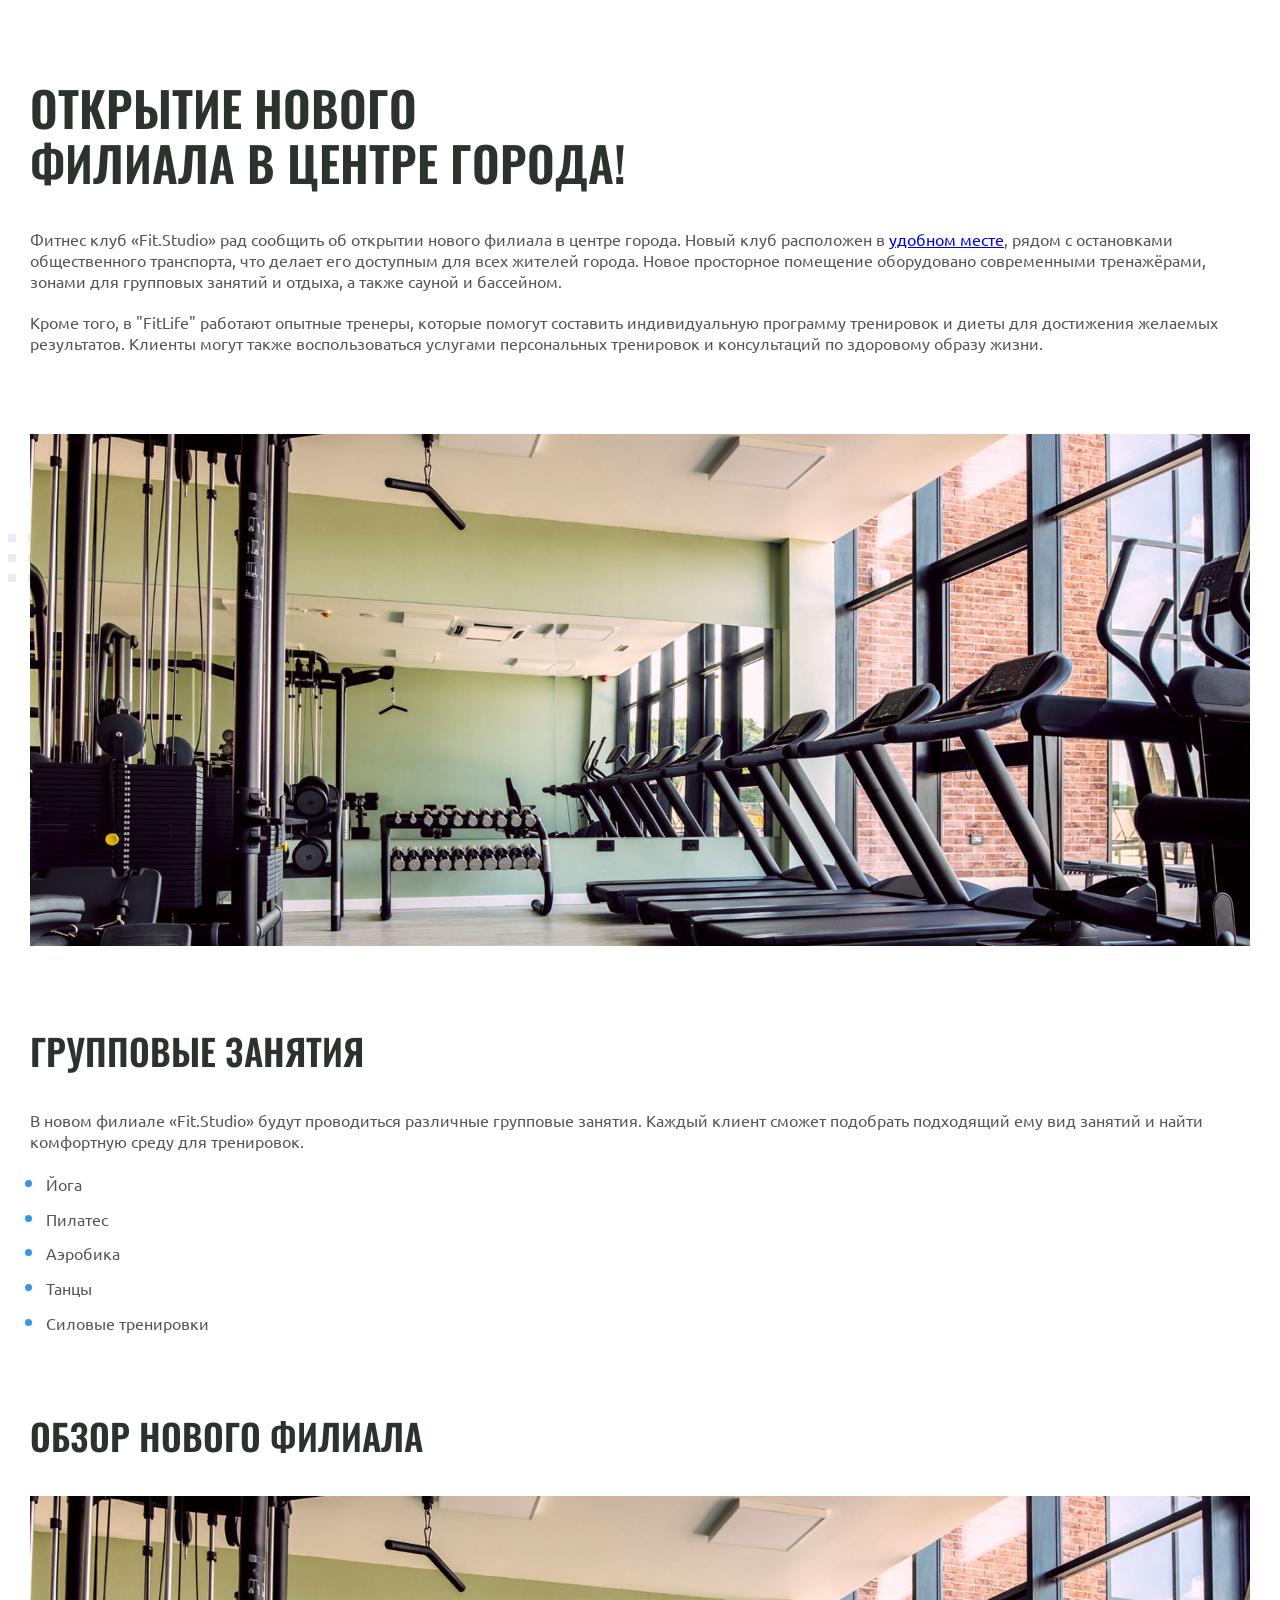
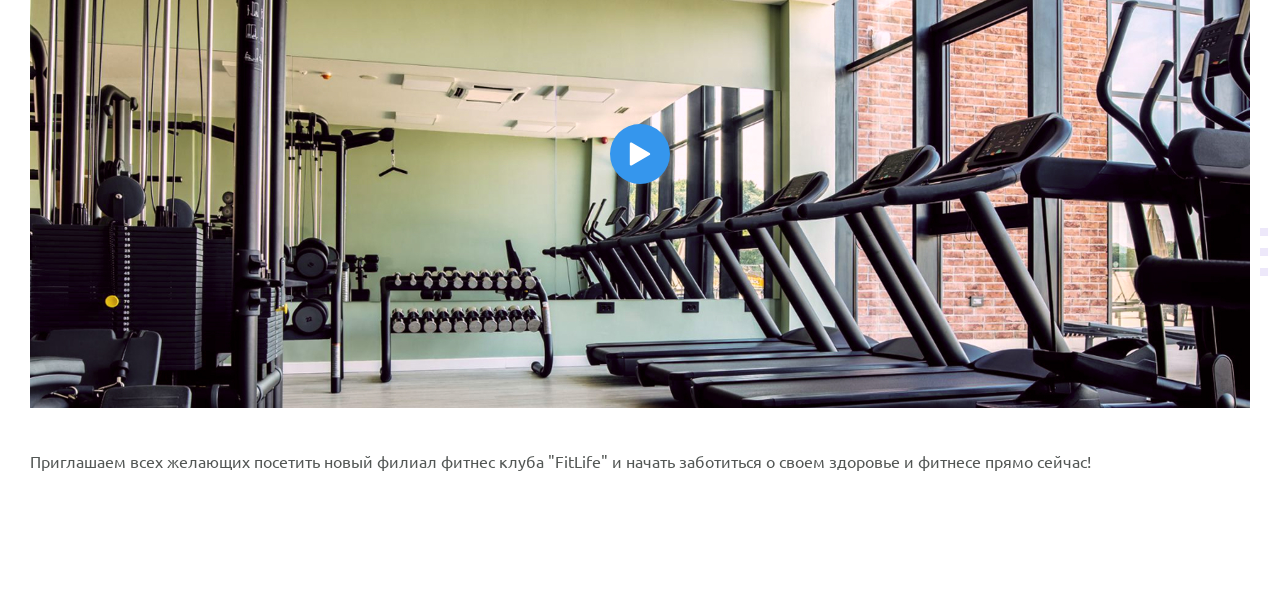
<file: lesson5-article/article.html>
<!doctype html>
<html lang="ru">
  <head>
    <meta charset="UTF-8" />
    <meta name="viewport" content="width=device-width, initial-scale=1.0" />
    <title>Fit Studio - Открытие нового филиала!</title>
    <link rel="stylesheet" href="./css/normalize.css" />
    <link rel="stylesheet" href="./css/fonts.css" />
    <link rel="stylesheet" href="./css/article.css" />
  </head>
  <body>
    <article class="article">
      <div class="container">
        <h1 class="article-title article-title-large">
          Открытие нового филиала в центре города!
        </h1>
        <p class="article-text">
          Фитнес клуб «Fit.Studio» рад сообщить об открытии нового филиала в
          центре города. Новый клуб расположен в <a href="#">удобном месте</a>,
          рядом с остановками общественного транспорта, что делает его доступным
          для всех жителей города. Новое просторное помещение оборудовано
          современными тренажёрами, зонами для групповых занятий и отдыха, а
          также сауной и бассейном.
        </p>
        <p class="article-text article-mb80">
          Кроме того, в "FitLife" работают опытные тренеры, которые помогут
          составить индивидуальную программу тренировок и диеты для достижения
          желаемых результатов. Клиенты могут также воспользоваться услугами
          персональных тренировок и консультаций по здоровому образу жизни.
        </p>
        <div class="article-decor-wrapper article-decor-wrapper-1 article-mb80">
          <img
            class="article-image"
            width="1220px"
            src="./images/gym-image.jpg"
            alt="Cпортивный зал"
          />
        </div>
        <h2 class="article-title article-title-medium">Групповые занятия</h2>
        <p class="article-text">
          В новом филиале «Fit.Studio» будут проводиться различные групповые
          занятия. Каждый клиент сможет подобрать подходящий ему вид занятий и
          найти комфортную среду для тренировок.
        </p>
        <ul class="article-list article-text article-mb80">
          <li class="article-item">Йога</li>
          <li class="article-item">Пилатес</li>
          <li class="article-item">Аэробика</li>
          <li class="article-item">Танцы</li>
          <li class="article-item">Силовые тренировки</li>
        </ul>
        <h2 class="article-title article-title-medium">Обзор нового филиала</h2>
        <div class="article-decor-wrapper article-decor-wrapper-2 article-mb40">
          <button class="article-play-button">
            <img
              src="./images/play-icon.svg"
              width="24"
              height="24"
              alt="иконка play"
              class="button-icon"
            />
          </button>
          <img
            class="article-image"
            width="1220px"
            src="./images/gym-image.jpg"
            alt="Cпортивный зал"
          />
        </div>
        <p class="article-text">
          Приглашаем всех желающих посетить новый филиал фитнес клуба "FitLife"
          и начать заботиться о своем здоровье и фитнесе прямо сейчас!
        </p>
      </div>
    </article>
  </body>
</html>
</file>
<file: src/style.css>
*{padding: 0;margin: 0;border: 0;}
*,*:before,*:after{-webkit-box-sizing: border-box;box-sizing: border-box;}
:focus,:active{outline: none;}
a:focus,a:active{outline: none;}
nav,footer,header,aside{display: block;}
html,body{
    height:100%;width:100%;
    font-size:100%;line-height:1;-ms-text-size-adjust:100%;-moz-text-size-adjust:100%;-webkit-text-size-adjust:100%;}
input,button,textarea{font-family:inherit;}
input::-ms-clear{display: none;}
button{cursor: pointer;}
button::-moz-focus-inner{padding:0;border:0;}
a,a:visited{text-decoration: none;}
a:hover{text-decoration: none;}
ul li{list-style: none;}
img{vertical-align: top;}
h1,h2,h3,h4,h5,h6{font-size:inherit;font-weight: inherit;}
a{color:inherit;}



body {
    font-family: "Montserrat",SansSerif;
    color: black;
}

body.overflow {
    overflow: hidden;
}



.layout {
    display: -webkit-box;
    display: -ms-flexbox;
    display: flex;
    min-height: 100vh;
}

.sidebar {
    padding: 40px 24px 40px 0;
    -ms-flex-negative: 0;
    flex-shrink: 0;
    background-color: white;
}



.content {
    -webkit-box-flex: 1;
    -ms-flex-positive: 1;
    flex-grow: 1;
    background-color: #F4F4F4;
}

.container {
    display: -webkit-box;
    display: -ms-flexbox;
    display: flex;
    -webkit-box-orient: vertical;
    -webkit-box-direction: normal;
    -ms-flex-direction: column;
    flex-direction: column;
    -webkit-box-pack: center;
    -ms-flex-pack: center;
    justify-content: center;
    -webkit-box-align: center;
    -ms-flex-align: center;
    align-items: center;
    padding: 150px 60px 80px 60px;
}


.logo {
    margin-left: 60px;
    margin-bottom: 60px;
}

.sidebar__user {
    background-color: #F4F4F4;
    padding: 20px 30px;
    margin-left: 60px;
    margin-bottom: 100px;
    border-radius: 8px;
    border: 1px solid #DADEC9;
}

.sidebar__name {
    color:#161814;
    font-size: 18px;
    font-weight: 500;
    margin-bottom: 6px;
}

.sidebar__text {
    color: #AFB1A7;
    font-size: 13px;
    font-weight: 400;
    line-height: 130%; /* 16.9px */
}

.sidebar__item {
    width: 372px;
}

.sidebar__button {
    display: -webkit-box;
    display: -ms-flexbox;
    display: flex;
    -webkit-box-align: center;
    -ms-flex-align: center;
    align-items: center;
    gap: 10px;
    padding: 20px 60px;
    margin-bottom: 12px;
    border-radius: 0px 100px 100px 0px;
    -webkit-transition: all .5s;
    -o-transition: all .5s;
    transition: all .5s;
    cursor: pointer;
    width: 90%;
    color:#161814;
    font-size: 16px;
    font-weight: 500;
}

.sidebar__button.active , .sidebar__button:hover {
    width: 100%;
    background-color: #DAF765;
}


.content__title {
    color: #161814;
    font-size: 48px;
    font-weight: 700;
    margin-bottom: 40px;
}

.content__list {
    display: -webkit-box;
    display: -ms-flexbox;
    display: flex;
    -webkit-box-align: center;
    -ms-flex-align: center;
    align-items: center;
    -ms-flex-wrap: wrap;
    flex-wrap: wrap;
    gap: 20px;
}



.content__list-item  {
    cursor: pointer;
    padding: 12px 18px;
    background-color: #fff;
    border-radius: 10px;
    border: 1px solid #DADEC9;
    -webkit-transition: all .3s;
    -o-transition: all .3s;
    transition: all .3s;
}

.content__list-item:hover,.content__list-diplom:hover {
    background-color: #AFB1A7;
}

li a {
    padding: 12px 18px;

}


.content__list-diplom {
    -webkit-transition: all .3s;
    -o-transition: all .3s;
    transition: all .3s;
    display: inline-block;
    padding: 12px 18px;
    background-color: #fff;
    border-radius: 10px;
    border: 1px solid #DADEC9;
}

.content__decor {
    display: -webkit-box;
    display: -ms-flexbox;
    display: flex;
    -webkit-box-align: center;
    -ms-flex-align: center;
    align-items: center;
}

.content__decor-text {
    color:#BEDD44;
    font-size: 36px;
    font-weight: 700;
    line-height: 110%; /* 39.6px */
}

.content__block {
    max-width: 1200px;
}

.content__block.hidden {
    display: none;
}

.content__decor-img img{
    width: 100%;
}

.burger {
    display: none;
    padding: 5px;
    position: fixed;
    top: 3%;
    right: 7%;
    width: 40px;
    height: 40px;
    background-color: #161814;
    border-radius: 50%;
    z-index: 10;
    border: 1px solid #DAF765;
}

@media (max-width: 768px) {
    .burger {
        display: block;
    }

    .sidebar {
        -webkit-transition: all .3s;
        -o-transition: all .3s;
        transition: all .3s;
        -webkit-transform: translateX(-100%);
        -ms-transform: translateX(-100%);
        transform: translateX(-100%);
        position: fixed;
        top: 0;
        left: 0;
        bottom: 0;
        z-index: 5;
    }

    .sidebar.show {
        -webkit-transform: translateX(0%);
        -ms-transform: translateX(0%);
        transform: translateX(0%);
    }

    .overlay {
        opacity: 0;
        pointer-events: none;
        -webkit-transition: all .3s;
        -o-transition: all .3s;
        transition: all .3s;
        position: absolute;
        top: 0;
        right: 0;
        left: 0;
        bottom: 0;
        z-index: 3;
        background-color: #000000e0;
    }

    .overlay.show {
        opacity: 1;
        pointer-events: all;
    }

    .container {
        padding: 40px 20px;
        min-height: 100%;
    }

    .content__decor {
        margin-top: 20px;
        -webkit-box-orient: vertical;
        -webkit-box-direction: normal;
        -ms-flex-direction: column;
        flex-direction: column;
    }
}

@media (max-width: 400px) {
    .sidebar__user {
        margin-left: 0;
    }
}
</file>
<file: fix-studio/css/fonts.css>
@font-face {
  font-family: "Ubuntu";
  src: local("Ubuntu"), url("../fonts/UbuntuLight.woff2") format("woff2");
  font-weight: 300;
  font-style: normal;
  font-display: swap;
}

@font-face {
  font-family: "Ubuntu";
  src: local("Ubuntu"), url("../fonts/UbuntuRegular.woff2") format("woff2");
  font-weight: 400;
  font-style: normal;
  font-display: swap;
}

@font-face {
  font-family: "Ubuntu";
  src: local("Ubuntu"), url("../fonts/UbuntuMedium.woff2") format("woff2");
  font-weight: 500;
  font-style: normal;
  font-display: swap;
}

@font-face {
  font-family: "Oswald";
  src: local("Oswald"), url("../fonts/OswaldMedium.woff2") format("woff2");
  font-weight: 500;
  font-style: normal;
  font-display: swap;
}

@font-face {
  font-family: "Oswald";
  src: local("Oswald"), url("../fonts/OswaldSemiBold.woff2") format("woff2");
  font-weight: 600;
  font-style: normal;
  font-display: swap;
}
</file>
<file: fix-studio/css/globals.css>
html {
  font-family: Ubuntu, sans-serif;
  font-weight: 400;
  overflow-x: hidden;
}

*,
::after,
::before {
  -webkit-box-sizing: border-box;
  box-sizing: border-box;
}

body {
  display: -webkit-box;
  display: -ms-flexbox;
  display: flex;
  -webkit-box-orient: vertical;
  -webkit-box-direction: normal;
  -ms-flex-direction: column;
  flex-direction: column;
  min-width: 375px;
  min-height: 100vh;
}

h1, h2, h3, h4, h5, h6, p {
  margin: 0;
}

img {
  max-width: 100%;
  height: auto;
  -o-object-fit: cover;
  object-fit: cover;
}

a {
  text-decoration: none;
}

a:focus, button:focus {
  outline: none;
}

a:focus-visible,
button:focus-visible,
summary:focus-visible {
  outline: 2px solid #3596ed;
  outline-offset: 1px;
}

.container {
  max-width: 1250px;
  margin: 0 auto;
  padding: 0 15px;
}

.text {
  font-weight: 400;
  font-size: 16px;
  line-height: 130%;
  color: #535755;
}

.button {
  display: inline-block;
  padding: 19px 32px;
  font-weight: 500;
  font-size: 15px;
  line-height: 130%;
  letter-spacing: .02em;
  text-transform: uppercase;
  text-align: center;
  color: white;
  background-color: #3596ed;
  -webkit-transition: all .2s;
  transition: all .2s;
}

.button:hover {
  opacity: .75;
}

.button:active {
  background-color: #205d92;
}

.section {
  margin-bottom: 140px;
}

.title-large {
  margin-bottom: 40px;
  max-width: 596px;
  font-family: Oswald;
  font-weight: 600;
  line-height: 115%;
  text-transform: uppercase;
  color: #2c332f;
  font-size: 48px;
}

.title-medium {
  font-family: Oswald, sans-serif;
  font-weight: 500;
  font-size: 24px;
  line-height: 115%;
  text-transform: uppercase;
  color: #2c332f;
}

.text-sub {
  font-weight: 300;
  font-size: 14px;
  letter-spacing: .04em;
  text-transform: uppercase;
  color: #858e8a;
}

.decor::before {
  content: "";
  position: absolute;
  z-index: -1;
  width: calc(50% - 250px);
  height: 48px;
  background: url("../images/decor-large-icon.svg") repeat-x;
}

@media (width <=992px) {
  .container {
    max-width: 768px;
  }
}

@media (width <=768px) {
  .container {
    max-width: 576px;
  }

  .title-large {
    font-size: 40px;
    margin-bottom: 30px;
  }

  .home-page .title-large {
    max-width: inherit;
    text-align: center;
  }

  .title-medium {
    font-size: 22px;
  }
}

@media (width <=576px) {
  .section {
    margin-bottom: 80px;
  }

  .title-large {
    font-size: 34px;
  }

  .title-medium {
    font-size: 18px;
  }
}
</file>
<file: fix-studio/css/header.css>
/*
* Prefixed by https://autoprefixer.github.io
* PostCSS: v8.5.15,
* Autoprefixer: v10.5.0
* Browsers: last 4 version
*/

.header__container {
  display: -webkit-box;
  display: -ms-flexbox;
  display: flex;
  -webkit-box-pack: justify;
      -ms-flex-pack: justify;
          justify-content: space-between;
  -webkit-box-align: center;
      -ms-flex-align: center;
          align-items: center;
  padding-top: 30px;
  padding-bottom: 30px;
  border-bottom: 1px solid #d3cbd9;
  gap: 10px
}

.logo {
  -webkit-transition: opacity .2s;
  transition: opacity .2s;
}

.logo:hover {
  opacity: .8;
}

.phone {
  text-align: right;
}

.phone__text {
  margin-bottom: 8px;
}

.phone__link {
  font-weight: 500;
  font-size: 18px;
  color: #2c332f;
  text-decoration: none;
  -webkit-transition: color .2s;
  transition: color .2s;
}

.phone-link:hover {
  color: #3596ED;
}
</file>
<file: fix-studio/css/style.css>
.hero {
  position: relative;
  padding-top: 80px;
}

.hero::before {
  bottom: 106px;
  width: 100%;
}

.hero__container {
  display: -webkit-box;
  display: -ms-flexbox;
  display: flex;
  gap: 28px;
}

.hero__info {
  max-width: 492px;
}

.hero__title {
  margin-bottom: 40px;
  font-family: "Oswald", sans-serif;
  font-weight: 600;
  font-size: 62px;
  line-height: 115%;
  text-transform: uppercase;
  color: #2c332f
}

.hero__title-accent {
  font-weight: 600;
  color: #3596ed;
}

.hero__info-text {
  margin-bottom: 140px;
  max-width: 437px;
}

.hero__images {
  position: relative;
  display: -webkit-box;
  display: -ms-flexbox;
  display: flex;
}

.hero__choose {
  position: absolute;
  top: 40px;
  left: 50%;
  -webkit-transform: translateX(-50%);
  -ms-transform: translateX(-50%);
  transform: translateX(-50%);
  max-width: 161px;
  padding: 22px;
  text-align: center;
  background: rgba(255, 255, 255, 0.9);
  border: 1px solid #535755;
}

.news__article {
  display: -webkit-box;
  display: -ms-flexbox;
  display: flex;
  -webkit-box-orient: vertical;
  -webkit-box-direction: normal;
  -ms-flex-direction: column;
  flex-direction: column;
  -webkit-box-flex: 1;
  -ms-flex: 1 1 25%;
  flex: 1 1 25%;
  max-width: 284px;
  background-color: #fff;
  border: 1px solid #d3cbd9;
  overflow: hidden;
}

.news__container {
  display: -webkit-box;
  display: -ms-flexbox;
  display: flex;
  gap: 28px;
}

.news__article-img {
  display: block;
}

.news__info {
  padding: 20px 20px 0;
  margin-bottom: 12px;
  display: flex;
  flex-direction: column;
}

.news__article-footer {
  padding: 0px 20px 20px;
  margin-top: auto;
}

.news__date {
  display: inline-block;
  margin-bottom: 8px;
}

.news__link {
  display: -webkit-inline-box;
  display: -ms-inline-flexbox;
  display: inline-flex;
  -webkit-box-align: center;
  -ms-flex-align: center;
  align-items: center;
  gap: 8px;
  font-weight: 400;
  font-size: 16px;
  line-height: 130%;
  color: #3596ed;
}

.news__link::after {
  content: "";
  display: inline-block;
  width: 22px;
  height: 9px;
  background-image: url("../images/arrow-right-icon.svg");
  -webkit-transition: all .2s;
  transition: all .2s;
}

.news__link:hover::after {
  -webkit-transform: translateX(5px);
  -ms-transform: translateX(5px);
  transform: translateX(5px);
}

.faq {
  position: relative;
}

.faq::before {
  top: 215px;
}

.faq__container {
  display: -webkit-box;
  display: -ms-flexbox;
  display: flex;
  gap: 54px;
}

.faq__accordion-item {
  margin-bottom: 20px;
  border-block: 1px solid #d3cbd9;
}

.faq__accordion-item:last-child {
  margin-bottom: 0;
}

.faq__accordion-text {
  padding: 0 20px 20px;
}

.faq__accordion-item[open] .faq__accordion-title::after {
  -webkit-transform: rotate(180deg);
  -ms-transform: rotate(180deg);
  transform: rotate(180deg);
}

.faq__accordion-title {
  display: -webkit-box;
  display: -ms-flexbox;
  display: flex;
  -webkit-box-pack: justify;
  -ms-flex-pack: justify;
  justify-content: space-between;
  padding: 20px;
  gap: 10px;
  list-style: none;
  cursor: pointer;
}

.faq__accordion-title::after {
  content: "";
  display: inline-block;
  width: 17px;
  height: 22px;
  background: url("../images/arrow-down-icon.svg") no-repeat center / cover;
  -ms-flex-negative: 0;
  flex-shrink: 0;
}

.faq__accordion-title::-webkit-details-marker {
  display: none;
}

@media (width <=1440px) {
.hero__info-text {
  margin-bottom: 200px;
}

  .hero__img {
    width: 50%;
  }
}

@media (width <=992px) {
  .hero__container {
    -webkit-box-orient: vertical;
    -webkit-box-direction: normal;
    -ms-flex-direction: column;
    flex-direction: column;
    -webkit-box-align: center;
    -ms-flex-align: center;
    align-items: center;
  }

  .hero::before {
    display: none;
  }

  .hero__title {
    margin-bottom: 30px;
    font-size: 56px;
  }

  .hero__info {
    text-align: center;
  }

  .hero__info-text {
    margin-bottom: 30px;
    max-width: inherit;
  }

  .news__container {
    -ms-flex-wrap: wrap;
    flex-wrap: wrap;
    -webkit-box-pack: center;
    -ms-flex-pack: center;
    justify-content: center;
    gap: 20px;
  }

  .news__article {
    -ms-flex-preferred-size: 50%;
    flex-basis: 50%;
    max-width: 350px;
  }

  .news__article-img {
    width: 100%;
  }

  .faq__container {
    -webkit-box-orient: vertical;
    -webkit-box-direction: reverse;
    -ms-flex-direction: column-reverse;
    flex-direction: column-reverse;
    -webkit-box-align: start;
    -ms-flex-align: start;
    align-items: flex-start;
  }

  .faq::before {
    display: none;
  }

  .faq__img {
    align-self: center;
  }
}

@media (width <=768px) {
  .news__article {
    -ms-flex-preferred-size: 100%;
    flex-basis: 100%;
    max-width: 400px;
  }
}

@media (width <=576px) {
  .hero {
    padding-top: 60px;
  }

  .hero__info {
    max-width: 374px;
  }

  .hero__title {
    font-size: 42px;
  }

  .hero__choose {
    max-width: 125px;
    padding: 10px;
    font-size: 14px;
  }
}
</file>
<file: fix-studio/css/footer.css>
.footer {
  margin-top: auto;
  padding: 60px 0 40px;
  background: -webkit-gradient(linear,
      left top, right top,
      from(rgba(73, 169, 255, 0.2)),
      to(rgba(252, 124, 217, 0.2)));
  background: linear-gradient(90deg,
      rgba(73, 169, 255, 0.2) 0%,
      rgba(252, 124, 217, 0.2) 100%);
      text-align: center;
}

.footer__top {
  border-bottom: 1px solid #d3cbd9;
  padding-bottom: 40px;
  margin-bottom: 40px;
}

.footer__logo {
  display: block;
  margin-bottom: 40px;
}

.footer__list {
  display: -webkit-box;
  display: -ms-flexbox;
  display: flex;
  -webkit-box-pack: center;
      -ms-flex-pack: center;
          justify-content: center;
  -webkit-box-align: center;
      -ms-flex-align: center;
          align-items: center;
  gap: 60px;
  list-style: none;
  margin: 0;
  padding: 0;
}

.footer__link {
  font-weight: 400;
  font-size: 16px;
  line-height: 130%;
  color: #535755;
  -webkit-transition: color .2s;
  transition: color .2s;
}

.footer__link:hover {
  color: #3596ED;
}

.copyright {
  font-weight: 400;
  font-size: 14px;
  letter-spacing: .04em;
  color: #858e8a;
}

@media (width <= 768px) {
  .footer__list {
    -webkit-box-orient: vertical;
    -webkit-box-direction: normal;
        -ms-flex-direction: column;
            flex-direction: column;
    gap: 25px;
  }
}
</file>
<file: lesson3/style.css>
body {
  margin: 0;
  min-height: 100vh;
  display: flex;
  justify-content: center;
  align-items: center;
}

caption, th, td {
  border: 1px solid black;
  text-align: center;
}

.item {
  min-width: 32px;
}

.table {
  border-spacing: 0;
  border-collapse: collapse;
  font-family: Arial, sans-serif;
}

.title {
  border-bottom: none;
  font-weight: 700;
  text-transform: uppercase;
}

.weekend {
  color: red;
}
</file>
<file: lesson4/style.css>
* {
  box-sizing: border-box;
}

body {
  margin: 0;
  min-height: 100vh;
  display: flex;
  justify-content: center;
  align-items: center;
  font-family: "Montserrat", sans-serif;
}

.form {
  padding: 30px;
  width: 100%;
  max-width: 400px;
  border: 2px solid rgb(32, 32, 32);
  border-radius: 6px;
}

.title {
  font-weight: 700;
  font-size: 18px;
  margin: 0 0 20px 0;
}

.input {
  margin: 4px 0;
  width: 100%;
  border: 1px solid black;
  border-radius: 4px;
  padding-left: 10px;
}

.input::placeholder {
  font-size: 13px;
}

.fieldset {
  border: none;
  margin: 0;
  padding: 0;
}

.textarea {
  padding-left: 10px;
  resize: vertical;
  width: 100%;
  max-height: 200px;
  min-height: 32px;
  margin-top: 4px;
  border: 1px solid black;
  border-radius: 4px;
}

.textarea::placeholder {
  font-family: "Montserrat", sans-serif;
  font-size: 13px;
}

.label {
  display: inline-block;
  width: 100%;
  margin-bottom: 12px
}

.checkbox-label {
  padding-left: 28px;

}

.text {
  display: block;
  font-size: 13px;
  font-weight: 500;
}

.checkbox-text {
  display: inline-block;
}

.checkbox {
  appearance: none;
  cursor: pointer;
  position: absolute;
  outline: none;
}

.checkbox::after {
  content: "";
  position: absolute;
  margin-left: -28px;
  width: 16px;
  height: 16px;
  border: 1px solid black;
  border-radius: 4px;
  cursor: pointer;
}

.checkbox:checked::after {
  background: url("./images/check-icon.svg") no-repeat center, rgb(62, 62, 62);
}

.button {
  margin: 16px 0 0;
  padding: 6px 18px;
  border: none;
  border-radius: 4px;
  background-color: #DAF765;
  transition: opacity .2s;
  font-weight: 500;
}

.button:hover {
  opacity: 0.8;
  cursor: pointer;
}

.button:not(:disabled):active {
  background-color: #a9c04f;
}

.button:disabled,
.input:disabled,
.textarea:disabled,
.checkbox::after:disabled {
  opacity: 0.5;
  cursor: default;
}

.input:focus-visible,
.textarea:focus-visible,
.button:focus-visible,
.checkbox:focus-visible::after {
  outline: 2px solid #c7e25d;
}
</file>
<file: lesson-grid/grid/css/style.css>
* {
  box-sizing: border-box;
}

body {
  min-width: 375px;
  margin: 0;
}

.wrapper {
  display: grid;
  grid-template-columns: repeat(12, 1fr);
}

.container {
  padding: 20px;
  max-width: 1280px;
}

.header {
  grid-column: span 12;
  background-color: rgb(144, 0, 0);
  min-height: 120px;
}

.aside {
  grid-column: 1 / 2 span;
  background-color: #7c7c00;
}

.main {
  grid-column: 3 / 12 span;
  background-color: #1b7e00;
}

.main .container {
  display: grid;
  grid-template-columns: repeat(auto-fit, minmax(200px, 1fr));
  grid-template-rows: repeat(2, 300px);
  grid-auto-rows: 300px;
  gap: 20px;
}

.article {
  background-color: #ee9f55;
}

.footer {
  grid-column: 12 span;
  min-height: 120px;
  background-color: #0e3000;
}

@media (width <= 1200px) {
  .aside {
    grid-column-end: 3 span;
  }

  .main {
    grid-column-start: 4;
  }
}

@media (width <= 768px) {
  .aside {
    display: none;
  }

  .main {
    grid-column: 12 span;
  }
}
</file>
<file: fix-studio/css/article.css>
/*
* Prefixed by https://autoprefixer.github.io
* PostCSS: v8.5.15,
* Autoprefixer: v10.5.0
* Browsers: last 4 version
*/

html {
  font-family: Ubuntu, sans-serif;
  font-weight: 400;
  overflow-x: hidden;
}

body * {
  -webkit-box-sizing: border-box;
          box-sizing: border-box;
}

h1, h2, h3, h4, h5, h6, p {
  margin: 0;
}

.container {
  max-width: 1250px;
  margin: 0 auto;
  padding: 0 15px;
}

.article {
  padding-top: 80px;
  padding-bottom: 120px;
}

.article-title {
  margin-bottom: 40px;
  max-width: 596px;
  font-family: Oswald;
  font-weight: 600;
  line-height: 115%;
  text-transform: uppercase;
  color: #2c332f;
}

.article-title-large {
  font-size: 48px;
}

.article-title-medium {
  font-size: 36px;
}

.article-text {
  margin-bottom: 20px;
  font-weight: 400;
  font-size: 16px;
  line-height: 130%;
  color: #535755;
}

.article-mb80 {
  margin-bottom: 80px;
}

.article-mb40 {
  margin-bottom: 40px;
}

.article-decor-wrapper {
  position: relative;
}

.article-decor-wrapper-1::before {
  top: 100px;
  left: 0;
}

.article-decor-wrapper-2::before {
  bottom: 136px;
  right: 0;
}

.article-image {
  width: 100%;
  height: 512;
}

.article-list {
  margin-top: 0;
  padding-left: 16px;
}

.article-item {
  margin-bottom: 12px;
}

.article-item::marker {
  color: #3596ED;
  font-size: 22px;
}

.article-play-button {
  position: absolute;
  top: 50%;
  left: 50%;
  -webkit-transform: translate(-50%, -50%);
      -ms-transform: translate(-50%, -50%);
          transform: translate(-50%, -50%);
  display: -webkit-box;
  display: -ms-flexbox;
  display: flex;
  -webkit-box-pack: center;
      -ms-flex-pack: center;
          justify-content: center;
  -webkit-box-align: center;
      -ms-flex-align: center;
          align-items: center;
  width: 60px;
  height: 60px;
  padding: 0;
  background-color: #3596ED;
  border: none;
  border-radius: 50%;
  cursor: pointer;
  -webkit-transition: background-color .2s;
  transition: background-color .2s;
}

.article-play-button:hover {
  background-color: #39a3ff;
}

@media (width <=768px) {
  .article-mb80 {
    margin-bottom: 50px;
  }

  .article-decor-wrapper-1::before {
    display: none;
  }

  .article-decor-wrapper-2::before {
    display: none;
  }

  .article-title-medium {
    font-size: 32px;
  }
}

@media (width <=576px) {
  .article {
    padding-top: 50px;
    padding-bottom: 80px;
  }

  .article-mb80 {
    margin-bottom: 40px;
  }

  .article-mb40 {
    margin-bottom: 30px;
  }

  .article-play-button {
    width: 40px;
    height: 40px;
  }

  .article-play-button img {
    width: 16px;
    height: 16px;
  }
}
</file>
<file: lesson5-article/css/fonts.css>
@font-face {
  font-family: "Ubuntu";
  src: local("Ubuntu"), url("../fonts/UbuntuLight.woff2") format("woff2");
  font-weight: 300;
  font-style: normal;
  font-display: swap;
}

@font-face {
  font-family: "Ubuntu";
  src: local("Ubuntu"), url("../fonts/UbuntuRegular.woff2") format("woff2");
  font-weight: 400;
  font-style: normal;
  font-display: swap;
}

@font-face {
  font-family: "Ubuntu";
  src: local("Ubuntu"), url("../fonts/UbuntuMedium.woff2") format("woff2");
  font-weight: 500;
  font-style: normal;
  font-display: swap;
}

@font-face {
  font-family: "Oswald";
  src: local("Oswald"), url("../fonts/OswaldMedium.woff2") format("woff2");
  font-weight: 500;
  font-style: normal;
  font-display: swap;
}

@font-face {
  font-family: "Oswald";
  src: local("Oswald"), url("../fonts/OswaldSemiBold.woff2") format("woff2");
  font-weight: 600;
  font-style: normal;
  font-display: swap;
}
</file>
<file: lesson5-article/css/article.css>
html {
  font-family: Ubuntu, sans-serif;
  font-weight: 400;
  overflow-x: hidden;
}

body * {
  box-sizing: border-box;
}

h1, h2, h3, h4, h5, h6, p {
  margin: 0;
}

.container {
  max-width: 1250px;
  margin: 0 auto;
  padding: 0 15px;
}

.article {
  padding-top: 80px;
  padding-bottom: 120px;
}

.article-title {
  margin-bottom: 40px;
  max-width: 596px;
  font-family: Oswald;
  font-weight: 600;
  line-height: 115%;
  text-transform: uppercase;
  color: #2c332f;
}

.article-title-large {
  font-size: 48px;

}

.article-title-medium {
  font-size: 36px;

}

.article-text {
  margin-bottom: 20px;
  font-weight: 400;
  font-size: 16px;
  line-height: 130%;
  color: #535755;
}

.article-mb80 {
  margin-bottom: 80px;
}

.article-mb40 {
  margin-bottom: 40px;
}

.article-decor-wrapper {
  position: relative;
}

.article-decor-wrapper::before {
  content: "";
  position: absolute;
  z-index: -1;
  background: url("../images/decor-icon.svg") no-repeat;
  width: 528px;
  height: 48px;
}

.article-decor-wrapper-1::before {
  top: 100px;
  left: -350px;
}

.article-decor-wrapper-2::before {
  right: -350px;
  bottom: 136px;
}

.article-image {
  width: 100%;
  height: 512;
}

.article-list {
  margin-top: 0;
  padding-left: 16px;
}

.article-item {
  margin-bottom: 12px;
}

.article-item::marker {
  color: #3596ED;
  font-size: 22px;
}

.article-play-button {
  position: absolute;
  top: 50%;
  left: 50%;
  transform: translate(-50%, -50%);
  display: flex;
  justify-content: center;
  align-items: center;
  width: 60px;
  height: 60px;
  padding: 0;
  background-color: #3596ED;
  border: none;
  border-radius: 50%;
  cursor: pointer;
}
</file>
<file: pulse/css/index.css>
@import "base/vars.css";
@import "base/globals.css";
@import "base/fonts.css";
@import "base/normalize.css";
@import "blocks/header.css";
@import "blocks/menu.css";
</file>
